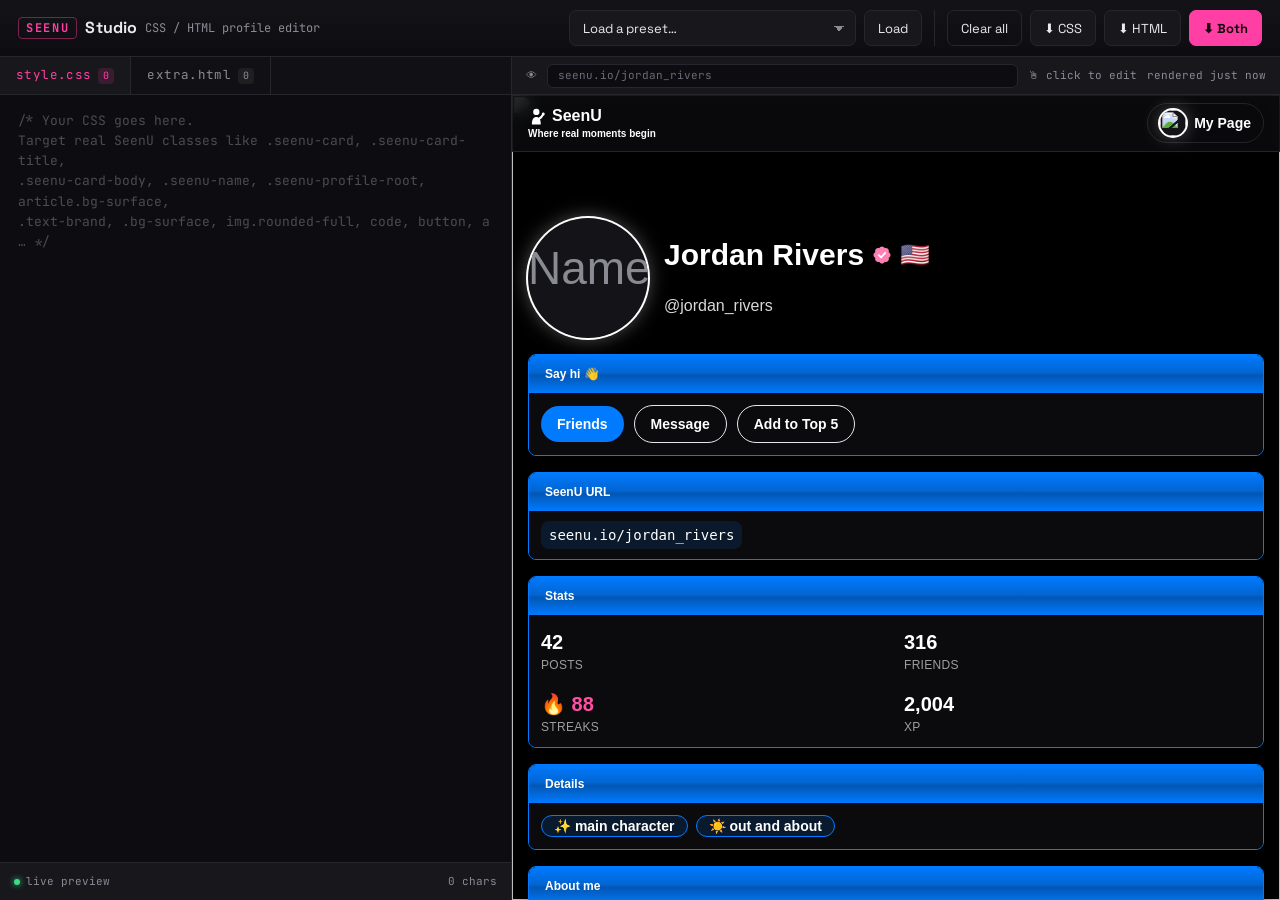
<file: index.html>
<!DOCTYPE html>
<html lang="en">
<head>
<meta charset="UTF-8">
<title>SeenU Studio — Profile CSS/HTML Editor</title>
<style>
  @import url('https://fonts.googleapis.com/css2?family=Space+Grotesk:wght@500;700&family=JetBrains+Mono:wght@400;500;700&display=swap');

  :root{
    --bg:#0a0a0d;
    --panel:#111115;
    --panel2:#17171c;
    --line:#26262e;
    --pink:#ff3fa4;
    --pink-dim:#7a2350;
    --text:#e9e9ee;
    --muted:#8b8b96;
    --mono: 'JetBrains Mono', ui-monospace, monospace;
    --disp: 'Space Grotesk', sans-serif;
  }
  *{box-sizing:border-box;}
  html,body{height:100%;margin:0;}
  body{
    background:var(--bg);
    color:var(--text);
    font-family:var(--disp);
    display:flex;
    flex-direction:column;
    overflow:hidden;
  }

  /* ---------- top bar ---------- */
  header{
    display:flex;
    align-items:center;
    gap:10px;
    padding:10px 18px;
    background:linear-gradient(180deg,#131318,#0d0d11);
    border-bottom:1px solid var(--line);
    flex-shrink:0;
    flex-wrap:wrap;
    --ctrl-h: 36px;
  }
  .brand{
    display:flex;
    align-items:center;
    height:var(--ctrl-h);
    gap:8px;
    margin-right:auto;
  }
  .brand .mark{
    display:inline-flex;
    align-items:center;
    height:22px;
    font-family:var(--mono);
    font-weight:700;
    color:var(--pink);
    font-size:12px;
    letter-spacing:.14em;
    border:1px solid var(--pink-dim);
    padding:0 7px;
    border-radius:4px;
    line-height:1;
  }
  .brand h1{
    font-size:16px;
    margin:0;
    font-weight:700;
    letter-spacing:.01em;
    line-height:1;
  }
  .brand span{
    color:var(--muted);
    font-size:12px;
    font-family:var(--mono);
    line-height:1;
    display:inline-flex;
    align-items:center;
  }

  select, button{
    box-sizing:border-box;
    height:var(--ctrl-h);
    display:inline-flex;
    align-items:center;
    justify-content:center;
    gap:6px;
    font-family:var(--disp);
    font-size:13px;
    line-height:1;
    border-radius:7px;
    border:1px solid var(--line);
    background:var(--panel2);
    color:var(--text);
    padding:0 13px;
    cursor:pointer;
    transition:border-color .15s, background .15s;
  }
  select{
    -webkit-appearance:none;
    appearance:none;
    background-image:linear-gradient(45deg,transparent 50%,var(--muted) 50%),linear-gradient(135deg,var(--muted) 50%,transparent 50%);
    background-position:calc(100% - 16px) center, calc(100% - 11px) center;
    background-size:5px 5px, 5px 5px;
    background-repeat:no-repeat;
    padding-right:30px;
  }
  select:hover, button:hover{ border-color:#3a3a44; background:#1c1c22; }
  button.primary{
    background:var(--pink);
    border-color:var(--pink);
    color:#1a0510;
    font-weight:700;
  }
  button.primary:hover{ background:#ff5cb1; }
  button.ghost{ background:transparent; }
  button:active{ transform:translateY(1px); }
  .divider{ width:1px; height:var(--ctrl-h); background:var(--line); margin:0 2px; flex-shrink:0; }
  .toolbar-group{ display:flex; align-items:center; gap:8px; flex-wrap:wrap; }

  /* ---------- layout ---------- */
  main.app{
    flex:1;
    display:grid;
    grid-template-columns: minmax(320px, 40%) 1fr;
    min-height:0;
  }
  @media (max-width: 860px){
    main.app{ grid-template-columns: 1fr; grid-template-rows: 45% 55%; }
  }

  /* ---------- editor pane ---------- */
  .editor-pane{
    display:flex;
    flex-direction:column;
    min-height:0;
    border-right:1px solid var(--line);
    background:var(--panel);
  }
  .tabs{
    display:flex;
    align-items:stretch;
    height:38px;
    border-bottom:1px solid var(--line);
    flex-shrink:0;
    background:var(--panel);
  }
  .tab{
    display:inline-flex;
    align-items:center;
    font-family:var(--mono);
    font-size:12.5px;
    padding:0 16px;
    color:var(--muted);
    cursor:pointer;
    border-right:1px solid var(--line);
    user-select:none;
    letter-spacing:.03em;
    line-height:1;
  }
  .tab.active{ color:var(--pink); background:var(--panel2); }
  .tab-count{
    display:inline-flex;
    align-items:center;
    justify-content:center;
    min-width:16px;
    height:16px;
    padding:0 4px;
    border-radius:4px;
    background:rgba(255,255,255,.06);
    color:var(--muted);
    font-size:10px;
    line-height:1;
    margin-left:7px;
  }
  .tab.active .tab-count{ background:rgba(255,63,164,.15); color:var(--pink); }
  .editor-wrap{ flex:1; min-height:0; position:relative; }
  textarea{
    width:100%;
    height:100%;
    resize:none;
    border:0;
    outline:0;
    background:#0d0d11;
    color:#d8d8e2;
    font-family:var(--mono);
    font-size:13px;
    line-height:1.55;
    padding:16px 18px;
    tab-size:2;
    display:none;
  }
  textarea.active{ display:block; }
  textarea::placeholder{ color:#4b4b56; }
  textarea::selection{ background:rgba(255,63,164,.28); }

  .editor-footer{
    display:flex;
    justify-content:space-between;
    align-items:center;
    height:38px;
    padding:0 14px;
    border-top:1px solid var(--line);
    background:var(--panel2);
    font-family:var(--mono);
    font-size:11px;
    color:var(--muted);
    flex-shrink:0;
    line-height:1;
  }
  .editor-footer > span{
    display:inline-flex;
    align-items:center;
    line-height:1;
  }
  .status-dot{
    display:inline-block;
    width:6px; height:6px;
    border-radius:50%;
    background:#3ddc84;
    margin-right:6px;
    box-shadow:0 0 6px #3ddc84;
    flex-shrink:0;
  }

  /* ---------- preview pane ---------- */
  .preview-pane{
    display:flex;
    flex-direction:column;
    min-height:0;
    background:#000;
  }
  .preview-bar{
    display:flex;
    align-items:center;
    height:38px;
    gap:10px;
    padding:0 14px;
    background:var(--panel2);
    border-bottom:1px solid var(--line);
    font-family:var(--mono);
    font-size:11px;
    color:var(--muted);
    flex-shrink:0;
    line-height:1;
  }
  .preview-bar .eye{
    display:inline-flex;
    align-items:center;
    line-height:1;
  }
  .preview-bar .url{
    flex:1;
    display:flex;
    align-items:center;
    height:24px;
    background:#0d0d11;
    border:1px solid var(--line);
    border-radius:6px;
    padding:0 10px;
    color:#6b6b76;
  }
  .preview-bar .state{
    display:inline-flex;
    align-items:center;
    line-height:1;
    white-space:nowrap;
  }
  iframe{
    flex:1;
    width:100%;
    border:0;
    background:#000;
  }

  /* scrollbars for the editor itself */
  textarea::-webkit-scrollbar{ width:10px; }
  textarea::-webkit-scrollbar-thumb{ background:#26262e; border-radius:6px; }
  textarea::-webkit-scrollbar-track{ background:transparent; }
</style>
</head>
<body>

<header>
  <div class="brand">
    <span class="mark">SEENU</span>
    <h1>Studio</h1>
    <span>CSS / HTML profile editor</span>
  </div>

  <div class="toolbar-group">
    <select id="presetSelect">
      <option value="">Load a preset…</option>
      <option value="layout">Base Layout (centering / avatar sizing)</option>
      <option value="shadowMonarch">Shadow Monarch (HUD / RPG)</option>
      <option value="starwars">Red Alert (Star Wars crawl)</option>
      <option value="win95">Windows 95 Boot</option>
      <option value="winxp">Windows XP Boot</option>
    </select>
    <button id="loadPresetBtn">Load</button>
  </div>

  <div class="divider"></div>

  <div class="toolbar-group">
    <button id="clearBtn" class="ghost">Clear all</button>
    <button id="downloadCssBtn">⬇ CSS</button>
    <button id="downloadHtmlBtn">⬇ HTML</button>
    <button id="downloadBothBtn" class="primary">⬇ Both</button>
  </div>
</header>

<main class="app">
  <section class="editor-pane">
    <div class="tabs">
      <div class="tab active" data-tab="css">style.css <span class="tab-count" id="cssCount">0</span></div>
      <div class="tab" data-tab="html">extra.html <span class="tab-count" id="htmlCount">0</span></div>
    </div>
    <div class="editor-wrap">
      <textarea id="cssInput" class="active" spellcheck="false" placeholder="/* Your CSS goes here.
Target real SeenU classes like .seenu-card, .seenu-card-title,
.seenu-card-body, .seenu-name, .seenu-profile-root, article.bg-surface,
.text-brand, .bg-surface, img.rounded-full, code, button, a … */"></textarea>
      <textarea id="htmlInput" spellcheck="false" placeholder="<!-- Extra markup / boot-screen overlays / <script> blocks go here.
This gets injected at the top of the profile, same as SeenU's
custom-HTML field. -->"></textarea>
    </div>
    <div class="editor-footer">
      <span><span class="status-dot"></span>live preview</span>
      <span id="charInfo">0 chars</span>
    </div>
  </section>

  <section class="preview-pane">
    <div class="preview-bar">
      <span class="eye">👁</span>
      <div class="url">seenu.io/jordan_rivers</div>
      <span class="state" title="Click any part of the preview to jump straight to editing its CSS">🖱 click to edit</span>
      <span class="state" id="renderState">rendered just now</span>
    </div>
    <iframe id="preview" title="SeenU profile preview"></iframe>
  </section>
</main>

<script>
/* ============================================================
   BASE MOCK PROFILE — mirrors real SeenU markup/classes so that
   theme CSS written against .seenu-card, .seenu-name, article.bg-surface,
   img[alt="Name"], etc. applies exactly like it would on the live site.
   ============================================================ */
const BASE_CSS = `*,:after,:before{box-sizing:border-box;border:0 solid #e5e7eb}
:after,:before{--tw-content:""}
html{line-height:1.5;-webkit-text-size-adjust:100%;-moz-tab-size:4;tab-size:4;font-family:-apple-system,BlinkMacSystemFont,Segoe UI,Roboto,Helvetica,Arial,sans-serif}
body{margin:0;line-height:inherit}
hr{height:0;color:inherit;border-top-width:1px}
h1,h2,h3,h4,h5,h6{font-size:inherit;font-weight:inherit}
a{color:inherit;text-decoration:inherit}
b,strong{font-weight:bolder}
button,input,select,textarea{font-family:inherit;font-size:100%;font-weight:inherit;line-height:inherit;color:inherit;margin:0;padding:0}
button,select{text-transform:none}
button{-webkit-appearance:button;background-color:transparent;background-image:none}
img,video{max-width:100%;height:auto}
[hidden]{display:none}
button{cursor:pointer}
:disabled{cursor:default}
img,svg,video{display:block;vertical-align:middle}

/* ---- layout / flex / grid ---- */
.pointer-events-none{pointer-events:none}
.fixed{position:fixed}.absolute{position:absolute}.relative{position:relative}.sticky{position:sticky}
.inset-0{inset:0}
.top-0{top:0}.z-0{z-index:0}.z-10{z-index:10}.z-20{z-index:20}.z-40{z-index:40}.z-\\[1\\]{z-index:1}
.-mt-12{margin-top:-3rem}.mb-4{margin-bottom:1rem}.mb-2{margin-bottom:.5rem}.mb-3{margin-bottom:.75rem}.mb-1{margin-bottom:.25rem}
.mt-4{margin-top:1rem}.mt-3{margin-top:.75rem}.mt-1{margin-top:.25rem}.mt-1\\.5{margin-top:.375rem}.mt-2{margin-top:.5rem}.mt-5{margin-top:1.25rem}.mt-6{margin-top:1.5rem}
.mx-auto{margin-left:auto;margin-right:auto}
.pb-1{padding-bottom:.25rem}.pb-20{padding-bottom:5rem}
.px-4{padding-left:1rem;padding-right:1rem}.px-2{padding-left:.5rem;padding-right:.5rem}.px-2\\.5{padding-left:.625rem;padding-right:.625rem}.px-3{padding-left:.75rem;padding-right:.75rem}.px-3\\.5{padding-left:.875rem;padding-right:.875rem}
.py-1\\.5{padding-top:.375rem;padding-bottom:.375rem}.py-2{padding-top:.5rem;padding-bottom:.5rem}.py-2\\.5{padding-top:.625rem;padding-bottom:.625rem}
.p-0{padding:0}.p-3{padding:.75rem}.p-4{padding:1rem}
.h-14{height:3.5rem}.h-28{height:7rem}.h-full{height:100%}.h-9{height:2.25rem}
.w-full{width:100%}.w-9{width:2.25rem}
.min-w-0{min-width:0}
.max-w-\\[1080px\\]{max-width:1080px}.max-w-\\[1100px\\]{max-width:1100px}.max-w-md{max-width:28rem}
.flex{display:flex}.inline-flex{display:inline-flex}.grid{display:grid}.block{display:block}.hidden{display:none}
.flex-col{flex-direction:column}.flex-wrap{flex-wrap:wrap}
.items-center{align-items:center}.items-end{align-items:flex-end}.items-start{align-items:flex-start}
.justify-center{justify-content:center}.justify-between{justify-content:space-between}
.gap-1{gap:.25rem}.gap-1\\.5{gap:.375rem}.gap-2{gap:.5rem}.gap-2\\.5{gap:.625rem}.gap-3{gap:.75rem}.gap-4{gap:1rem}
.flex-1{flex:1 1 0%}.shrink-0{flex-shrink:0}
.grid-cols-1{grid-template-columns:repeat(1,minmax(0,1fr))}
.grid-cols-2{grid-template-columns:repeat(2,minmax(0,1fr))}
.grid-cols-3{grid-template-columns:repeat(3,minmax(0,1fr))}
@media (min-width:1024px){.lg\\:grid-cols-\\[330px_minmax\\(0\\2c 1fr\\)\\]{grid-template-columns:330px minmax(0,1fr)}}

/* ---- borders / radius / shadow ---- */
.rounded-full{border-radius:9999px}.rounded-lg{border-radius:.5rem}.rounded-md{border-radius:.375rem}.rounded-2xl{border-radius:1rem}.rounded-t-md{border-top-left-radius:.375rem;border-top-right-radius:.375rem}
.border{border-width:1px}.border-b{border-bottom-width:1px}
.overflow-hidden{overflow:hidden}
.shadow-card{box-shadow:0 1px 0 hsla(0,0%,100%,.03),0 8px 30px rgba(0,0,0,.5)}

/* ---- text / typography ---- */
.text-\\[9px\\]{font-size:9px}.text-\\[10px\\]{font-size:10px}.text-\\[11px\\]{font-size:11px}.text-\\[12px\\]{font-size:12px}
.text-xs{font-size:.75rem;line-height:1rem}.text-sm{font-size:.875rem;line-height:1.25rem}.text-base{font-size:1rem;line-height:1.5rem}
.text-lg{font-size:1.125rem}.text-xl{font-size:1.25rem}.text-2xl{font-size:1.5rem}.text-3xl{font-size:1.875rem}
.font-semibold{font-weight:600}.font-bold{font-weight:700}.font-extrabold{font-weight:800}.font-black{font-weight:900}
.uppercase{text-transform:uppercase}.truncate{overflow:hidden;text-overflow:ellipsis;white-space:nowrap}
.tracking-wide{letter-spacing:.025em}.leading-none{line-height:1}.leading-tight{line-height:1.25}.leading-relaxed{line-height:1.625}.leading-snug{line-height:1.375}
.whitespace-pre-wrap{white-space:pre-wrap}.break-words{overflow-wrap:break-word}
.text-left{text-align:left}.text-center{text-align:center}

/* ---- misc ---- */
.object-cover{object-fit:cover}.object-contain{object-fit:contain}
.cursor-pointer{cursor:pointer}.cursor-zoom-in{cursor:zoom-in}
.select-none{user-select:none}
.backdrop-blur{backdrop-filter:blur(8px)}
.transition{transition-property:color,background-color,border-color,box-shadow,transform,filter;transition-duration:.15s}
.hover\\:underline:hover{text-decoration:underline}
.hover\\:opacity-85:hover{opacity:.85}
.hover\\:scale-105:hover{transform:scale(1.05)}
.disabled\\:opacity-40:disabled{opacity:.4}
.aspect-square{aspect-ratio:1/1}.aspect-video{aspect-ratio:16/9}
.opacity-60{opacity:.6}.opacity-70{opacity:.7}

/* ---- opacity color utilities used throughout ---- */
.bg-black\\/30{background-color:rgba(0,0,0,.3)}.bg-black\\/35{background-color:rgba(0,0,0,.35)}.bg-black\\/40{background-color:rgba(0,0,0,.4)}
.bg-white\\/10{background-color:hsla(0,0%,100%,.1)}.bg-white\\/15{background-color:hsla(0,0%,100%,.15)}
.text-white{color:#fff}.text-white\\/85{color:hsla(0,0%,100%,.85)}
.from-black\\/35{--tw-gradient-from:rgba(0,0,0,.35)}
.bg-gradient-to-b{background-image:linear-gradient(to bottom,var(--tw-gradient-stops))}

/* ============================================================
   SEENU CUSTOM DESIGN SYSTEM (non-tailwind, site-specific)
   ============================================================ */
:root{color-scheme:dark}
body,html{height:100%}
body{background:#000;color:#fff;font-family:-apple-system,BlinkMacSystemFont,Segoe UI,Roboto,Helvetica,Arial,sans-serif;-webkit-font-smoothing:antialiased}
::-webkit-scrollbar{width:10px;height:10px}
::-webkit-scrollbar-thumb{background:#232329;border-radius:8px}
::-webkit-scrollbar-thumb:hover{background:#2e2e36}
::-webkit-scrollbar-track{background:transparent}

.bg-surface{background-color:#0b0b0e}
.bg-surface-2{background-color:#141418}
.bg-surface-3{background-color:#1c1c22}
.text-muted{color:#8a8a93}
.text-faint{color:#5a5a63}
.border-line{border-color:#232329}
.text-brand{color:#ff4fa3}
.bg-brand{background-color:#ff4fa3}
.bg-brand-soft{background-color:rgba(255,79,163,.14)}
.hover\\:bg-brand-dark:hover{background-color:#e23d8c}
a{color:#ff4fa3;text-decoration:none}
a:hover{text-decoration:underline}

/* nav mascot */
.seenu-nav{background:rgba(11,11,14,.85)}
.seenu-mascot{will-change:transform;animation:seenuMascotBob 3.4s ease-in-out infinite}
.seenu-arm{transform:rotate(8deg);animation:seenuArmWave 3.4s cubic-bezier(.34,1.56,.64,1) infinite}
@keyframes seenuMascotBob{0%,to{transform:translateY(0)}50%{transform:translateY(-.6px)}}
@keyframes seenuArmWave{0%{transform:rotate(8deg)}8%{transform:rotate(26deg)}16%{transform:rotate(4deg)}24%{transform:rotate(24deg)}32%{transform:rotate(6deg)}40%{transform:rotate(18deg)}47%,to{transform:rotate(8deg)}}

/* seenu-card system (the real card chrome your presets target) */
.seenu-card{background:rgba(11,11,14,.9);border-radius:.5rem;overflow:hidden}
.seenu-card-title{padding:.625rem 1rem;font-size:12px;font-weight:700}
.seenu-card-body{padding:.75rem}

/* equalizer (song playing indicator) */
.eq{display:inline-flex;align-items:flex-end;gap:2px;height:14px}
.eq span{width:3px;background:currentColor;border-radius:2px;animation:eqBar .9s ease-in-out infinite}
.eq span:first-child{animation-delay:-.2s}
.eq span:nth-child(2){animation-delay:-.5s}
.eq span:nth-child(3){animation-delay:-.1s}
.eq span:nth-child(4){animation-delay:-.7s}
@keyframes eqBar{0%,to{height:30%}50%{height:100%}}

/* twinkling gif sparkle overlay */
.gif-sparkle{position:absolute;pointer-events:none;animation:gifSparkle 4.5s ease-in-out infinite}
@keyframes gifSparkle{0%,to{transform:translateY(2px) scale(.8) rotate(-35deg);opacity:.4}50%{transform:translateY(-10px) scale(1.18) rotate(35deg);opacity:1}}

/* horizontal record-style playlist scroller */
.coverflow{display:flex;gap:14px;overflow-x:auto;padding:6px 2px 12px;scroll-snap-type:x mandatory}
.coverflow::-webkit-scrollbar{height:6px}
.coverflow-item{scroll-snap-align:center;flex:0 0 auto;transition:transform .2s}
.coverflow-item:hover{transform:translateY(-4px) scale(1.04)}

/* profile picture ring */
img.rounded-full{box-shadow:0 0 0 2px #fff,0 0 20px rgba(255,255,255,.35)}
`;

const BASE_HTML = `<div class="min-h-screen">
<header class="seenu-nav sticky top-0 z-40 border-b border-line backdrop-blur">
  <div class="mx-auto flex h-14 w-full max-w-[1100px] items-center justify-between px-4">
    <span class="shrink-0">
      <span class="inline-flex flex-col leading-none">
        <span class="inline-flex items-center gap-1.5">
          <svg viewBox="0 0 40 40" class="seenu-mascot shrink-0 text-white" style="width:18px;height:18px;" fill="currentColor" aria-hidden="true">
            <circle cx="18.5" cy="11" r="7"></circle>
            <path d="M8.6 39C8.6 26.8 12.4 22.4 18.5 22.4S28.4 26.8 28.4 39Z"></path>
            <g class="seenu-arm" style="transform-box:view-box;transform-origin:25px 26px">
              <path d="M24.8 26.2Q30.2 22 32 15.4" fill="none" stroke="currentColor" stroke-width="4.8" stroke-linecap="round" stroke-linejoin="round"></path>
              <circle cx="32.4" cy="14.4" r="3.15"></circle>
            </g>
          </svg>
          <span class="font-extrabold tracking-tight text-white text-[22px]">SeenU</span>
        </span>
        <span class="mt-1 text-[10px] font-semibold italic tracking-tight text-white/80">Where real moments begin</span>
      </span>
    </span>
    <span class="inline-flex items-center gap-2 rounded-full border border-line px-3 py-1.5 pr-3.5 text-sm font-semibold text-white">
      <span class="relative inline-flex items-center justify-center rounded-full bg-surface-2 text-muted" style="width:26px;height:26px;font-size:10px;">
        <img src="https://images.unsplash.com/photo-1560250097-0b93528c311a?w=100&h=100&fit=crop&crop=faces" alt="" class="h-full w-full rounded-full object-cover" loading="lazy">
      </span>My Page
    </span>
  </div>
</header>

<div class="seenu-profile-root relative min-h-full">
  <div class="pointer-events-none fixed inset-0 z-0 overflow-hidden">
    <img src="https://images.unsplash.com/photo-1519681393784-d120267933ba?w=1600&h=900&fit=crop" alt="" class="h-full w-full object-cover">
    <div class="absolute inset-0 bg-gradient-to-b from-black/35 via-black/20 to-black/80"></div>
  </div>
  <div class="relative h-28 w-full"></div>

  <main class="relative z-10 mx-auto w-full max-w-[1080px] px-4 pb-20">

    <div class="-mt-12 mb-4 flex flex-wrap items-end gap-4">
      <span class="relative inline-flex items-center justify-center rounded-full bg-surface-2 text-muted" style="width:120px;height:120px;font-size:46px;">
        <img src="https://images.unsplash.com/photo-1500648767791-00dcc994a43e?w=300&h=300&fit=crop&crop=faces" alt="Name" class="h-full w-full rounded-full object-cover" loading="lazy">
      </span>
      <div class="min-w-0 pb-1">
        <h1 class="seenu-name flex flex-wrap items-center gap-2 text-3xl font-extrabold leading-tight text-white">
          Jordan Rivers
          <span class="inline-flex items-center" title="SeenU Verified">
            <svg width="20" height="20" viewBox="0 0 24 24" fill="none" aria-hidden="true"><path d="M22.25 12c0-1.43-.88-2.67-2.19-3.34.46-1.39.2-2.9-.81-3.91s-2.52-1.26-3.91-.81c-.67-1.31-1.91-2.19-3.34-2.19s-2.67.88-3.34 2.19c-1.39-.45-2.9-.2-3.91.81s-1.26 2.52-.81 3.91c-1.31.67-2.19 1.91-2.19 3.34s.88 2.67 2.19 3.34c-.45 1.39-.2 2.9.81 3.91s2.52 1.27 3.91.81c.67 1.31 1.91 2.19 3.34 2.19s2.67-.88 3.34-2.19c1.39.46 2.9.2 3.91-.81s1.27-2.52.81-3.91c1.31-.67 2.19-1.91 2.19-3.34z" fill="#ff80b3"></path><path d="M8.2 12.2 10.9 14.9 15.9 9.4" stroke="#fff" stroke-width="2.2" stroke-linecap="round" stroke-linejoin="round"></path></svg>
          </span>
          <span class="text-2xl leading-none" title="Flag">🇺🇸</span>
        </h1>
        <p class="text-white/85">@jordan_rivers</p>
      </div>
    </div>

    <div class="mt-4 grid grid-cols-1 gap-4 lg:grid-cols-[330px_minmax(0,1fr)]">
      <div class="flex min-w-0 flex-col gap-4">

        <section class="seenu-card overflow-hidden rounded-lg border" style="border-color:rgb(0,122,255);box-shadow:rgba(0,0,0,.3) 0 6px 18px;">
          <div class="seenu-card-title rounded-t-md" style="background:linear-gradient(rgb(0,122,255) 0%,rgba(0,122,255,.816) 46%,rgba(0,122,255,.69) 54%,rgb(0,122,255) 100%);color:#fff;">Say hi 👋</div>
          <div class="seenu-card-body" style="background:#0b0b0e;color:#fff;">
            <div class="flex flex-wrap items-center gap-2.5">
              <button class="inline-flex items-center gap-2 rounded-full px-4 py-2 text-sm font-bold" style="background:rgb(0,122,255);color:#fff;">Friends</button>
              <span class="inline-flex items-center gap-2 rounded-full border px-4 py-2 text-sm font-bold text-white">Message</span>
              <button class="inline-flex items-center gap-2 rounded-full border px-4 py-2 text-sm font-bold text-white">Add to Top 5</button>
            </div>
          </div>
        </section>

        <section class="seenu-card overflow-hidden rounded-lg border" style="border-color:rgb(0,122,255);box-shadow:rgba(0,0,0,.3) 0 6px 18px;">
          <div class="seenu-card-title rounded-t-md" style="background:linear-gradient(rgb(0,122,255) 0%,rgba(0,122,255,.816) 46%,rgba(0,122,255,.69) 54%,rgb(0,122,255) 100%);color:#fff;">SeenU URL</div>
          <div class="seenu-card-body" style="background:#0b0b0e;color:#fff;">
            <code class="rounded-lg px-2 py-1.5 text-sm" style="background:rgba(0,122,255,.12);">seenu.io/jordan_rivers</code>
          </div>
        </section>

        <section class="seenu-card overflow-hidden rounded-lg border" style="border-color:rgb(0,122,255);box-shadow:rgba(0,0,0,.3) 0 6px 18px;">
          <div class="seenu-card-title rounded-t-md" style="background:linear-gradient(rgb(0,122,255) 0%,rgba(0,122,255,.816) 46%,rgba(0,122,255,.69) 54%,rgb(0,122,255) 100%);color:#fff;">Stats</div>
          <div class="seenu-card-body p-4" style="background:#0b0b0e;color:#fff;">
            <div class="grid grid-cols-2 gap-4">
              <div><div class="text-xl font-extrabold">42</div><div class="text-xs uppercase tracking-wide" style="opacity:.6;">Posts</div></div>
              <div><div class="text-xl font-extrabold">316</div><div class="text-xs uppercase tracking-wide" style="opacity:.6;">Friends</div></div>
              <div><div class="text-xl font-extrabold text-brand">🔥 88</div><div class="text-xs uppercase tracking-wide" style="opacity:.6;">Streaks</div></div>
              <div><div class="text-xl font-extrabold">2,004</div><div class="text-xs uppercase tracking-wide" style="opacity:.6;">XP</div></div>
            </div>
          </div>
        </section>

        <section class="seenu-card overflow-hidden rounded-lg border" style="border-color:rgb(0,122,255);box-shadow:rgba(0,0,0,.3) 0 6px 18px;">
          <div class="seenu-card-title rounded-t-md" style="background:linear-gradient(rgb(0,122,255) 0%,rgba(0,122,255,.816) 46%,rgba(0,122,255,.69) 54%,rgb(0,122,255) 100%);color:#fff;">Details</div>
          <div class="seenu-card-body" style="background:#0b0b0e;color:#fff;">
            <div class="flex flex-wrap items-center gap-2">
              <span class="inline-flex items-center gap-1.5 rounded-full px-3 py-1 text-sm font-semibold" style="background:rgba(0,122,255,.133);color:#fff;border:1px solid rgb(0,122,255);">✨ main character</span>
              <span class="inline-flex items-center gap-1.5 rounded-full px-3 py-1 text-sm font-semibold" style="background:rgba(0,122,255,.133);color:#fff;border:1px solid rgb(0,122,255);">☀️ out and about</span>
            </div>
          </div>
        </section>

      </div>

      <div class="flex min-w-0 flex-col gap-4">

        <section class="seenu-card overflow-hidden rounded-lg border" style="border-color:rgb(0,122,255);box-shadow:rgba(0,0,0,.3) 0 6px 18px;">
          <div class="seenu-card-title rounded-t-md" style="background:linear-gradient(rgb(0,122,255) 0%,rgba(0,122,255,.816) 46%,rgba(0,122,255,.69) 54%,rgb(0,122,255) 100%);color:#fff;">About me</div>
          <div class="seenu-card-body p-4" style="background:#0b0b0e;color:#fff;">
            <p class="whitespace-pre-wrap leading-relaxed">Building silly little internet things and collecting Top 5 spots. Say hi!</p>
          </div>
        </section>

        <section class="mt-5">
          <h2 class="mb-3 text-xs font-bold uppercase tracking-wide" style="color:rgb(0,122,255);">♫ Profile song</h2>
          <div class="flex items-center gap-3 rounded-2xl border border-line bg-black/30 p-3">
            <button type="button" class="flex min-w-0 flex-1 items-center gap-3 text-left">
              <span class="flex shrink-0 items-center justify-center overflow-hidden rounded-lg bg-black/40" style="width:64px;height:64px;">
                <img src="https://images.unsplash.com/photo-1493225457124-a3eb161ffa5f?w=200&h=200&fit=crop" alt="" class="h-full w-full object-cover">
              </span>
              <div class="min-w-0 flex-1">
                <div class="flex items-center gap-2"><span class="eq" style="color:rgb(0,122,255);"><span></span><span></span><span></span><span></span></span><span class="truncate font-bold">Aktivated</span></div>
                <div class="truncate text-sm text-muted">Sada Baby</div>
              </div>
            </button>
          </div>
          <div class="mb-2 mt-4 text-xs font-bold uppercase tracking-wide text-faint">Playlist</div>
          <div class="coverflow">
            <div class="coverflow-item" style="width:112px;text-align:center;">
              <button type="button" class="block w-full">
                <span class="flex shrink-0 items-center justify-center overflow-hidden rounded-lg bg-black/40" style="width:112px;height:112px;">
                  <img src="https://images.unsplash.com/photo-1493225457124-a3eb161ffa5f?w=200&h=200&fit=crop" alt="" class="h-full w-full object-cover">
                </span>
                <div class="mt-1.5 truncate text-xs font-semibold">Aktivated</div>
                <div class="truncate text-[11px] text-faint">Sada Baby</div>
              </button>
            </div>
            <div class="coverflow-item" style="width:112px;text-align:center;">
              <button type="button" class="block w-full">
                <span class="flex shrink-0 items-center justify-center overflow-hidden rounded-lg bg-black/40" style="width:112px;height:112px;">
                  <img src="https://images.unsplash.com/photo-1546456073-92b9f0a8d413?w=200&h=200&fit=crop" alt="" class="h-full w-full object-cover">
                </span>
                <div class="mt-1.5 truncate text-xs font-semibold">Snooze</div>
                <div class="truncate text-[11px] text-faint">SZA</div>
              </button>
            </div>
            <div class="coverflow-item" style="width:112px;text-align:center;">
              <button type="button" class="block w-full">
                <span class="flex shrink-0 items-center justify-center overflow-hidden rounded-lg bg-black/40" style="width:112px;height:112px;">
                  <img src="https://images.unsplash.com/photo-1531123897727-8f129e1688ce?w=200&h=200&fit=crop" alt="" class="h-full w-full object-cover">
                </span>
                <div class="mt-1.5 truncate text-xs font-semibold">Good Day</div>
                <div class="truncate text-[11px] text-faint">Ice Cube</div>
              </button>
            </div>
          </div>
        </section>

        <section class="seenu-card overflow-hidden rounded-lg border" style="border-color:rgb(0,122,255);box-shadow:rgba(0,0,0,.3) 0 6px 18px;">
          <div class="seenu-card-title rounded-t-md" style="background:linear-gradient(rgb(0,122,255) 0%,rgba(0,122,255,.816) 46%,rgba(0,122,255,.69) 54%,rgb(0,122,255) 100%);color:#fff;">★ Top 5</div>
          <div class="seenu-card-body p-4" style="background:#0b0b0e;color:#fff;">
            <div class="flex flex-wrap gap-4">
              <span class="relative select-none text-center" style="width:80px;"><span class="relative inline-flex items-center justify-center rounded-full bg-surface-2" style="width:64px;height:64px;"><img src="https://images.unsplash.com/photo-1544005313-94ddf0286df2?w=120&h=120&fit=crop&crop=faces" alt="" class="h-full w-full rounded-full object-cover"></span><div class="mt-1 text-xs font-semibold">Sam K</div></span>
              <span class="relative select-none text-center" style="width:80px;"><span class="relative inline-flex items-center justify-center rounded-full bg-surface-2" style="width:64px;height:64px;"><img src="https://images.unsplash.com/photo-1552374196-c4e7ffc6e126?w=120&h=120&fit=crop&crop=faces" alt="" class="h-full w-full rounded-full object-cover"></span><div class="mt-1 text-xs font-semibold">Angelo</div></span>
              <span class="relative select-none text-center" style="width:80px;"><span class="relative inline-flex items-center justify-center rounded-full bg-surface-2" style="width:64px;height:64px;"><img src="https://images.unsplash.com/photo-1531123897727-8f129e1688ce?w=120&h=120&fit=crop&crop=faces" alt="" class="h-full w-full rounded-full object-cover"></span><div class="mt-1 text-xs font-semibold">Moni</div></span>
            </div>
          </div>
        </section>

        <section class="seenu-card overflow-hidden rounded-lg border" style="border-color:rgb(0,122,255);box-shadow:rgba(0,0,0,.3) 0 6px 18px;">
          <div class="seenu-card-title rounded-t-md" style="background:linear-gradient(rgb(0,122,255) 0%,rgba(0,122,255,.816) 46%,rgba(0,122,255,.69) 54%,rgb(0,122,255) 100%);color:#fff;">Latest posts</div>
          <div class="seenu-card-body" style="background:#0b0b0e;color:#fff;">
            <article class="mb-4 overflow-hidden rounded-2xl border border-line bg-surface text-white shadow-card">
              <header class="flex items-center gap-3 px-4 pt-4">
                <span><span class="relative inline-flex items-center justify-center rounded-full bg-surface-2" style="width:42px;height:42px;"><img src="https://images.unsplash.com/photo-1500648767791-00dcc994a43e?w=100&h=100&fit=crop&crop=faces" alt="" class="h-full w-full rounded-full object-cover"></span></span>
                <div class="min-w-0">
                  <div class="flex items-center gap-1.5 font-bold leading-tight"><span class="truncate text-white">Jordan Rivers</span></div>
                  <div class="flex items-center gap-1 text-xs text-faint"><span>✨ main character</span><span>•</span><span>4d</span></div>
                </div>
              </header>
              <div class="px-4 pt-3"><p class="whitespace-pre-wrap break-words leading-relaxed" style="color:#ececec;">Rebuilt my whole profile tonight, this theme thing is dangerously fun 😭✨</p></div>
              <footer class="flex items-center gap-1 px-2 py-2 text-sm">
                <button type="button" class="flex-1 rounded-lg px-3 py-2 font-semibold text-muted">♡ Like</button>
                <button type="button" class="flex-1 rounded-lg px-3 py-2 font-semibold text-muted">💬 Comment</button>
                <button type="button" class="flex-1 rounded-lg px-3 py-2 font-semibold text-muted">↻ Repost</button>
              </footer>
            </article>
          </div>
        </section>

        <section class="seenu-card overflow-hidden rounded-lg border" style="border-color:rgb(0,122,255);box-shadow:rgba(0,0,0,.3) 0 6px 18px;">
          <div class="seenu-card-title rounded-t-md" style="background:linear-gradient(rgb(0,122,255) 0%,rgba(0,122,255,.816) 46%,rgba(0,122,255,.69) 54%,rgb(0,122,255) 100%);color:#fff;">💬 Comments</div>
          <div class="seenu-card-body bg-surface">
            <div class="flex gap-2.5">
              <span class="relative inline-flex items-center justify-center rounded-full bg-surface-2" style="width:32px;height:32px;"><img src="https://images.unsplash.com/photo-1544005313-94ddf0286df2?w=80&h=80&fit=crop&crop=faces" alt="" class="h-full w-full rounded-full object-cover"></span>
              <div class="min-w-0 flex-1 rounded-2xl border border-line bg-surface-2 px-3 py-2">
                <textarea rows="1" placeholder="Leave a comment…" class="w-full resize-none bg-transparent text-sm text-white" style="border:0;outline:0;"></textarea>
              </div>
            </div>
            <ul class="flex flex-col gap-3 mt-4">
              <li class="flex gap-2.5">
                <span class="shrink-0"><span class="relative inline-flex items-center justify-center rounded-full bg-surface-2" style="width:32px;height:32px;"><img src="https://images.unsplash.com/photo-1544005313-94ddf0286df2?w=80&h=80&fit=crop&crop=faces" alt="" class="h-full w-full rounded-full object-cover"></span></span>
                <div class="min-w-0 flex-1">
                  <div class="rounded-2xl px-3 py-2 bg-surface-2" style="border-top-left-radius:2px;">
                    <div class="flex items-center gap-1.5"><span class="text-sm font-bold text-white">Sam K</span></div>
                    <p class="whitespace-pre-wrap break-words text-sm leading-snug" style="color:#ececec;">this theme is so real for you</p>
                  </div>
                  <div class="mt-1 flex items-center gap-3 text-xs text-faint"><span>1mo</span><button class="font-semibold">♡ 1</button><button class="font-semibold">Reply</button></div>
                </div>
              </li>
              <li class="flex gap-2.5">
                <span class="shrink-0"><span class="relative inline-flex items-center justify-center rounded-full bg-surface-2" style="width:32px;height:32px;"><img src="https://images.unsplash.com/photo-1552374196-c4e7ffc6e126?w=80&h=80&fit=crop&crop=faces" alt="" class="h-full w-full rounded-full object-cover"></span></span>
                <div class="min-w-0 flex-1">
                  <div class="rounded-2xl px-3 py-2 bg-surface-2" style="border-top-left-radius:2px;">
                    <div class="flex items-center gap-1.5"><span class="text-sm font-bold text-white">Angelo</span></div>
                    <p class="whitespace-pre-wrap break-words text-sm leading-snug" style="color:#ececec;">okay the sparkle gif got me 😭</p>
                  </div>
                  <div class="mt-1 flex items-center gap-3 text-xs text-faint"><span>2mo</span><button class="font-semibold">♡</button><button class="font-semibold">Reply</button></div>
                </div>
              </li>
            </ul>
          </div>
        </section>

      </div>
    </div>
  </main>
</div>
</div>
`;

/* ============================================================
   PRESETS — raw source pulled from your saved SeenU themes.
   Each raw blob is split automatically into a CSS half (every
   <style> block) and an HTML half (whatever markup/script is
   left over, e.g. boot-screen overlays).
   ============================================================ */
const PRESETS = {

  layout: {
    css: `/* ---------- SeenU Layout ---------- */

main {
    width: min(920px, 94vw) !important;
    margin: 0 auto !important;
    display: flex !important;
    flex-direction: column !important;
    align-items: center !important;
}

/* Profile Header */

*:has(img[alt="Name"]) {
    display: flex !important;
    flex-direction: column !important;
    align-items: center !important;
    justify-content: center !important;
    text-align: center !important;
    width: 100% !important;
}

/* Profile Picture */

img[alt="Name"] {
    width: 180px !important;
    height: 180px !important;
    border-radius: 50% !important;
    object-fit: cover !important;
    margin: 20px auto !important;
    box-shadow: 0 0 15px rgba(255,192,203,.7);
}

/* Center every direct child */

main > * {
    margin-left: auto !important;
    margin-right: auto !important;
}`,
    html: ``
  },

  shadowMonarch: {
    css: `@import url('https://fonts.googleapis.com/css2?family=Rajdhani:wght@500;700&family=Orbitron:wght@600&display=swap');
body,.seenu-profile-root{background:radial-gradient(ellipse at 50% 0%,rgba(110,40,255,0.25) 0%,transparent 55%),radial-gradient(ellipse at 80% 100%,rgba(30,120,255,0.15) 0%,transparent 50%),#06060c !important;background-attachment:fixed;color:#cfd8ff;font-family:'Rajdhani',sans-serif}
.seenu-profile-root::before{content:"";position:fixed;inset:0;pointer-events:none;z-index:9999;background:repeating-linear-gradient( transparent,transparent 2px,rgba(120,180,255,0.035) 3px )}
.seenu-card{background:rgba(8,14,34,0.82) !important;border:1px solid #3d7bff !important;border-radius:4px;box-shadow:0 0 12px rgba(61,123,255,0.55),inset 0 0 30px rgba(61,123,255,0.08);backdrop-filter:blur(3px);overflow:hidden;margin-bottom:18px;transition:box-shadow 0.35s ease,border-color 0.35s ease,transform 0.35s ease}
.seenu-card:hover{border-color:#8a2be2 !important;box-shadow:0 0 24px rgba(138,43,226,0.75),0 0 60px rgba(110,40,255,0.35),inset 0 0 40px rgba(138,43,226,0.12);transform:translateY(-2px)}
.seenu-card-title{font-family:'Orbitron',sans-serif;color:#7db4ff !important;text-transform:uppercase;letter-spacing:0.25em;text-shadow:0 0 8px rgba(77,166,255,0.9);border-bottom:1px solid rgba(61,123,255,0.5);padding:8px 10px 6px !important;position:relative;overflow:hidden}
.seenu-card-title:before{content:"⟡ ";color:#c89bff;text-shadow:0 0 8px rgba(138,43,226,0.9)}
.seenu-card-body{color:#cfd8ff !important;padding:12px !important;line-height:1.5}
.seenu-name{font-family:'Orbitron',sans-serif;text-transform:uppercase;letter-spacing:0.3em;background:linear-gradient(90deg,#4da6ff,#c89bff,#8a2be2,#e6d9ff,#4da6ff);background-size:300% 100%;-webkit-background-clip:text;background-clip:text;-webkit-text-fill-color:transparent;color:transparent !important;filter:drop-shadow(0 0 8px rgba(110,40,255,0.85)) drop-shadow(0 0 24px rgba(61,123,255,0.5));animation:nameFlow 8s linear infinite}
@keyframes nameFlow{0%{background-position:0% 50%}100%{background-position:300% 50%}}
.seenu-profile-root a:link,.seenu-profile-root a:visited{color:#4da6ff !important;font-weight:700;text-decoration:none;text-shadow:0 0 6px rgba(77,166,255,0.6);transition:all 0.2s ease}
.seenu-profile-root a:hover{color:#c89bff !important;text-shadow:0 0 10px #8a2be2,0 0 25px #6e28ff}
button{background:linear-gradient(180deg,#16234d,#0a1128) !important;color:#7db4ff !important;font-family:'Orbitron',sans-serif !important;border:1px solid #3d7bff !important;border-radius:3px !important;letter-spacing:0.15em;text-shadow:0 0 6px rgba(77,166,255,0.7);transition:all 0.2s ease}
button:hover{box-shadow:0 0 15px rgba(61,123,255,0.8);color:#c89bff !important;border-color:#8a2be2 !important}
article.bg-surface{border:1px solid rgba(61,123,255,0.6) !important;transition:box-shadow 0.35s ease,border-color 0.35s ease,transform 0.35s ease}
article.bg-surface:hover{border-color:#8a2be2 !important;box-shadow:0 0 20px rgba(138,43,226,0.7),0 0 48px rgba(110,40,255,0.3) !important;transform:translateY(-2px)}
img.rounded-full{box-shadow:0 0 0 2px rgba(110,40,255,0.8),0 0 16px rgba(110,40,255,0.6) !important}
h2.uppercase{font-family:'Orbitron',sans-serif;color:#7db4ff !important;letter-spacing:0.25em;text-shadow:0 0 8px rgba(77,166,255,0.8)}
code{background:rgba(12,20,46,0.9) !important;color:#7db4ff !important;border:1px solid rgba(61,123,255,0.4);text-shadow:0 0 5px rgba(77,166,255,0.6)}
.gateSigil{position:absolute;top:13px;left:-12px;width:170px;height:170px;display:flex;justify-content:center;align-items:center;padding:0;pointer-events:none;z-index:15}
.gateSigil .ringOuter,.gateSigil .ringInner{position:absolute;border-radius:50%;border:2px dashed #4da6ff;box-shadow:0 0 15px rgba(77,166,255,0.7),inset 0 0 15px rgba(77,166,255,0.4)}
.gateSigil .ringOuter{width:148px;height:148px;animation:gateSpin 12s linear infinite}
.gateSigil .ringInner{width:134px;height:134px;border-style:dotted;border-color:#8a2be2;box-shadow:0 0 15px rgba(138,43,226,0.7),inset 0 0 15px rgba(138,43,226,0.4);animation:gateSpinRev 8s linear infinite}
.gateSigil .rankTag{position:absolute;top:-16px;left:0;width:100%;text-align:center;font-family:'Orbitron',sans-serif;font-size:0.85rem;font-weight:600;letter-spacing:0.45em;text-indent:0.45em;background:linear-gradient(90deg,#f5d67b,#fff7d6,#e8b923,#ffe9a8,#f5d67b);background-size:300% 100%;-webkit-background-clip:text;background-clip:text;-webkit-text-fill-color:transparent;color:transparent;filter:drop-shadow(0 0 6px rgba(245,214,123,0.9));animation:nameFlow 6s linear infinite}
.gateSigil .rankTag::before{content:"✦ "}
.gateSigil .rankTag::after{content:" ✦"}
@keyframes gateSpin{100%{transform:rotate(360deg)}}
@keyframes gateSpinRev{100%{transform:rotate(-360deg)}}
.statusWindow{font-family:'Rajdhani',sans-serif;color:#cfd8ff;border:1px solid #3d7bff;background:rgba(8,14,34,0.85);box-shadow:0 0 12px rgba(61,123,255,0.5);padding:12px 16px;margin:10px auto;max-width:340px;border-radius:4px}
.statusWindow .swTitle{font-family:'Orbitron',sans-serif;color:#7db4ff;text-align:center;letter-spacing:0.3em;border-bottom:1px solid rgba(61,123,255,.5);margin-bottom:8px;padding-bottom:4px}
.statusWindow .swRow{display:flex;justify-content:space-between}
.statusWindow .swRow b{color:#4da6ff}
.questWindow{font-family:'Rajdhani',sans-serif;color:#cfd8ff;border:1px solid #3d7bff;background:rgba(8,14,34,0.85);box-shadow:0 0 12px rgba(61,123,255,0.5);padding:12px 16px;margin:14px auto;max-width:340px;border-radius:4px}
.questWindow .qwTitle{font-family:'Orbitron',sans-serif;color:#7db4ff;text-align:center;letter-spacing:0.25em;border-bottom:1px solid rgba(61,123,255,.5);margin-bottom:8px;padding-bottom:4px}
.questWindow .qwRow{display:flex;justify-content:space-between;padding:2px 0}
.questWindow .qwRow .done{color:#7dff9b;text-shadow:0 0 6px rgba(125,255,155,.7)}
.questWindow .qwWarn{margin-top:10px;padding-top:8px;border-top:1px dashed rgba(255,77,77,0.5);text-align:center;font-size:0.72rem;letter-spacing:0.15em;color:#ff4d4d;text-shadow:0 0 8px rgba(255,77,77,0.8);animation:qwBlink 1.6s ease-in-out infinite}
@keyframes qwBlink{0%,100%{opacity:1}50%{opacity:0.45}}`,
    html: `<div class="gateSigil"><div class="ringOuter"></div><div class="ringInner"></div><div class="rankTag">S-RANK</div></div>
<div class="statusWindow"><div class="swTitle">⟨ STATUS ⟩</div><div class="swRow"><b>NAME</b><span>UltPanda</span></div><div class="swRow"><b>TITLE</b><span>Shadow Monarch</span></div><div class="swRow"><b>CLASS</b><span>Necromancer</span></div><div class="swRow"><b>LEVEL</b><span>MAX</span></div></div>
<div class="questWindow"><div class="qwTitle">⟨ DAILY QUEST ⟩</div><div class="qwRow"><b>LOG INTO SEENU</b><span class="done">1/1 ✔</span></div><div class="qwWarn">⚠ WARNING: FAILURE WILL RESULT IN PENALTY</div></div>`
  },

  starwars: {
    css: `@import url('https://fonts.googleapis.com/css2?family=Rajdhani:wght@500;700&family=Orbitron:wght@600;800&display=swap');
body,.seenu-profile-root{background:radial-gradient(ellipse at 50% 0%,rgba(255,43,43,0.18) 0%,transparent 55%),#000000 !important;background-attachment:fixed;color:#f5f5f5;font-family:'Rajdhani',sans-serif}
.seenu-card{background:rgba(0,0,0,0.88) !important;border:1px solid rgba(255,255,255,0.75) !important;border-radius:4px;box-shadow:0 0 14px rgba(255,43,43,0.4),inset 0 0 30px rgba(255,43,43,0.06);overflow:hidden;margin-bottom:18px;transition:box-shadow 0.35s ease,border-color 0.35s ease,transform 0.35s ease}
.seenu-card:hover{border-color:#ffffff !important;box-shadow:0 0 24px rgba(255,43,43,0.85),0 0 60px rgba(255,43,43,0.4);transform:translateY(-2px)}
.seenu-card-title{background:#000000 !important;font-family:'Orbitron',sans-serif;color:#ffffff !important;text-transform:uppercase;letter-spacing:0.25em;text-shadow:0 0 8px rgba(255,43,43,0.9);border-bottom:1px solid rgba(255,255,255,0.5);padding:8px 10px 6px !important}
.seenu-card-title:before{content:"⛨ ";color:#ff2b2b;text-shadow:0 0 8px rgba(255,43,43,0.9)}
.seenu-card-body{color:#f0f0f0 !important;padding:12px !important;line-height:1.5}
.seenu-name{font-family:'Orbitron',sans-serif;text-transform:uppercase;letter-spacing:0.3em;background:linear-gradient(90deg,#ffffff,#ff2b2b,#a30f0f,#ffffff,#ff2b2b);background-size:300% 100%;-webkit-background-clip:text;background-clip:text;-webkit-text-fill-color:transparent;color:transparent !important;filter:drop-shadow(0 0 8px rgba(255,43,43,0.85));animation:nameFlow 8s linear infinite}
@keyframes nameFlow{0%{background-position:0% 50%}100%{background-position:300% 50%}}
.seenu-profile-root a:link,.seenu-profile-root a:visited{color:#ffffff !important;font-weight:700;text-decoration:none;text-shadow:0 0 6px rgba(255,43,43,0.6)}
.seenu-profile-root a:hover{color:#ff2b2b !important;text-shadow:0 0 10px #ff2b2b,0 0 25px #a30f0f}
button{background:#000000 !important;color:#ffffff !important;font-family:'Orbitron',sans-serif !important;border:1px solid rgba(255,255,255,0.75) !important;border-radius:3px !important;letter-spacing:0.15em;text-shadow:0 0 6px rgba(255,43,43,0.6)}
button:hover{box-shadow:0 0 15px rgba(255,43,43,0.8);border-color:#ff2b2b !important}
img.rounded-full{box-shadow:0 0 0 2px rgba(255,255,255,0.85),0 0 16px rgba(255,43,43,0.7) !important}
h2.uppercase{font-family:'Orbitron',sans-serif;color:#ffffff !important;letter-spacing:0.25em;text-shadow:0 0 8px rgba(255,43,43,0.8)}
code{background:rgba(0,0,0,0.9) !important;color:#ffffff !important;border:1px solid rgba(255,255,255,0.4)}
.swSplash{position:absolute;top:0;left:0;right:0;height:100vh;z-index:10000;background:#000000;overflow:hidden;perspective:400px;perspective-origin:50% 100%;pointer-events:none;animation:swSplashHide 21.4s linear forwards}
@keyframes swSplashHide{0%,97%{opacity:1;height:100vh}100%{opacity:0;height:0;visibility:hidden;display:none}}
.swSplash::before{content:"";position:absolute;inset:0;background-image:radial-gradient(1.5px 1.5px at 8% 15%,#fff,transparent 60%),radial-gradient(1px 1px at 52% 80%,#fff,transparent 60%),radial-gradient(2px 2px at 68% 12%,#fff,transparent 60%);background-repeat:repeat;background-size:340px 340px;opacity:0.75;animation:swStarTwinkle 4s ease-in-out infinite}
@keyframes swStarTwinkle{0%,100%{opacity:0.55}50%{opacity:1}}
.swLogo{position:absolute;top:45%;left:50%;transform:translate(-50%,-50%) scale(0.2);color:#ffffff;font-family:'Orbitron',sans-serif;font-weight:900;font-size:4.5rem;letter-spacing:0.3em;text-shadow:0 0 22px rgba(255,43,43,0.95);opacity:0;animation:swLogoZoom 4s ease-in 2.5s forwards}
@keyframes swLogoZoom{0%{transform:translate(-50%,-50%) scale(0.2);opacity:0}20%{opacity:1;transform:translate(-50%,-50%) scale(1.35)}45%{opacity:1;transform:translate(-50%,-60%) scale(0.35)}100%{opacity:0;transform:translate(-50%,-95%) scale(0.05)}}
.swCrawlViewport{position:absolute;inset:0;overflow:hidden;transform-style:preserve-3d}
.swCrawl{position:absolute;left:50%;bottom:-25%;width:60%;transform:translateX(-50%) rotateX(35deg);color:#ffffff;font-family:'Orbitron',sans-serif;font-size:1.25rem;line-height:1.9;text-align:center;text-shadow:0 0 8px rgba(255,43,43,0.6);opacity:0;animation:swCrawlUp 16s linear 5s forwards}
@keyframes swCrawlUp{0%{bottom:-25%;opacity:0}5%{opacity:1}90%{opacity:1}100%{bottom:108%;opacity:0}}
.swCrawlTitle{font-size:1.5rem;letter-spacing:0.2em;margin-bottom:0.3em;color:#ff2b2b;text-shadow:0 0 14px rgba(255,43,43,0.9)}
.swWelcome{margin-top:1.5em;font-size:1.7rem;letter-spacing:0.25em;color:#ff2b2b;text-shadow:0 0 16px rgba(255,43,43,0.9)}`,
    html: `<div class="swSplash"><div class="swLogo">SEENU</div><div class="swCrawlViewport"><div class="swCrawl">
<p class="swCrawlTitle">EPISODE TOP 8</p>
<p>It is a dark era for personal expression. The old empire of glitter GIFs, autoplay music, and neon gradients has fallen, replaced by clean grids and matching avatars.</p>
<p>But from the ashes of a beloved network, SeenU has risen as its rightful heir.</p>
<p class="swWelcome">WELCOME TO SEENU</p>
</div></div></div>
<script>
try{
  if(sessionStorage.getItem('swSplashSeen')){var e=document.querySelector('.swSplash');if(e)e.remove();}
  else{sessionStorage.setItem('swSplashSeen','1');setTimeout(function(){var e=document.querySelector('.swSplash');if(e)e.remove();},21600);}
}catch(e){}
<\/script>`
  },

  win95: {
    css: `@import url('https://fonts.googleapis.com/css2?family=VT323&family=Press+Start+2P&display=swap');
.sysSplash{position:absolute!important;top:0!important;left:0!important;right:0!important;height:100vh!important;z-index:999999!important;display:flex!important;justify-content:center!important;align-items:center!important;background:#000;animation:sysBootOut 1s ease 7s forwards}
.sysWindow{width:430px;background:#c0c0c0;border:3px outset white;box-shadow:0 0 25px #ff66cc,0 0 60px rgba(255,0,170,.8)}
.sysTitle{background:linear-gradient(90deg,#ff66cc,#cc0077);color:white;padding:6px 10px;font-family:Arial,sans-serif;font-size:14px;font-weight:bold}
.sysBody{background:#000;color:#ff99dd;padding:25px;text-align:center;font-family:'VT323',monospace;font-size:25px;line-height:1.4;text-shadow:0 0 10px #ff66cc}
.loading{width:90%;height:18px;margin:15px auto;background:#220011;border:3px inset white;overflow:hidden}
.loading span{display:block;height:100%;width:0%;background:repeating-linear-gradient(90deg,#ff66cc,#ff66cc 10px,#ff0099 10px,#ff0099 20px);animation:loadbar 6s linear forwards}
@keyframes loadbar{from{width:0%}to{width:100%}}
@keyframes sysBootOut{to{opacity:0;visibility:hidden}}
body,.seenu-profile-root{font-family:'VT323',monospace;color:white;background:#0d0018 radial-gradient(circle at 20% 20%, rgba(255,102,204,.15), transparent 50%) fixed!important}
.seenu-profile-root::before{content:"";position:fixed;inset:0;pointer-events:none;z-index:9999;background:repeating-linear-gradient(transparent,transparent 2px,rgba(255,255,255,.045) 3px)}
.seenu-card{background:#16000f!important;border:3px ridge #ff66cc!important;border-radius:0!important;box-shadow:inset 2px 2px #ffd6f2,inset -2px -2px #550033,0 0 15px #ff00aa,0 0 40px rgba(255,0,170,.6);overflow:hidden;margin-bottom:18px}
.seenu-card-title{background:linear-gradient(#ff99dd,#cc0077)!important;color:white!important;font-family:Verdana,Arial,sans-serif!important;font-size:13px!important;font-weight:bold;padding:8px!important;border:2px solid white!important;border-bottom:3px solid #660033!important;text-shadow:2px 2px #660033}
.seenu-card-body{background:linear-gradient(180deg,#240019,#090009)!important;color:white!important;padding:12px!important;font-family:Verdana,Arial,sans-serif!important;line-height:1.5}
.seenu-name{font-family:'Press Start 2P',cursive!important;color:white!important;text-align:center;text-shadow:0 0 5px white,0 0 15px #ff66cc,0 0 30px #ff0099,0 0 50px #ff00ff;animation:namePulse 3s infinite}
@keyframes namePulse{50%{filter:brightness(1.4)}}
.seenu-name::after{content:"👤 🟢 Online Now!\\A\\A 👁 VISITORS\\A 001337";white-space:pre;display:block;width:max-content;margin:15px auto 0;padding:10px 14px;background:linear-gradient(#ff99dd,#cc0077);border:3px ridge white;color:white;font-family:'Press Start 2P',cursive;font-size:10px;line-height:1.5;text-shadow:1px 1px #660033;box-shadow:0 0 15px #ff66cc,0 0 35px #ff0099;animation:onlinePulse 2s infinite}
@keyframes onlinePulse{50%{opacity:.65}}
button{background:linear-gradient(#ff99dd,#cc0077)!important;color:white!important;font-family:Verdana,Arial,sans-serif!important;border:3px outset #ffb3e6!important;border-radius:0!important;text-shadow:1px 1px #660033}
button:hover{filter:brightness(1.3);box-shadow:0 0 20px #ff66cc}
.seenu-profile-root a{color:#ff99dd!important;font-weight:bold;text-shadow:0 0 5px #ff0099}
.seenu-profile-root a:hover{color:white!important;text-shadow:0 0 10px #ff00ff}`,
    html: `<div class="sysSplash" id="lostSocietyBoot">
<div class="sysWindow">
<div class="sysTitle">♥@ MySpace SeenU ♥</div>
<div class="sysBody">
Microsoft Windows 95<br>SeenU Edition<br><br>
Loading Registry...<br>Loading HTML...<br>Connecting to SeenU...
<div class="loading"><span></span></div>
█████████████████████████ 100%<br><br>
Welcome Back<br><br><b>Seenie</b><br><br>Entering Profile...
</div>
</div>
</div>
<script>
try{
  if(sessionStorage.getItem("lostSocietySeenU")){let b=document.getElementById("lostSocietyBoot");if(b)b.remove();}
  else{sessionStorage.setItem("lostSocietySeenU","true");setTimeout(function(){let b=document.getElementById("lostSocietyBoot");if(b)b.style.display="none";},8000);}
}catch(e){}
<\/script>`
  },

  winxp: {
    css: `@import url('https://fonts.googleapis.com/css2?family=VT323&family=Press+Start+2P&display=swap');
.sysSplash{position:absolute!important;top:0!important;left:0!important;right:0!important;width:100%!important;height:100vh!important;z-index:999999!important;display:flex!important;justify-content:center!important;align-items:center!important;background:#245edb!important;overflow:hidden!important;animation:sysBootOut 1s ease 8s forwards}
.sysWindow{position:relative;z-index:2;width:500px;max-width:calc(100% - 32px);background:#fff;border:3px solid #0b3c8c;box-shadow:4px 4px 0 rgba(0,0,0,.45),0 0 35px rgba(0,0,0,.35)}
.sysTitle{background:linear-gradient(180deg,#4b9cfb,#1257c7 55%,#083f9c);color:#fff;padding:7px 10px;font-family:Tahoma,Arial,sans-serif;font-size:13px;font-weight:bold;text-shadow:1px 1px #063277;border-bottom:2px solid #06377f}
.sysBody{background:#fff;color:#111;padding:28px;text-align:center;font-family:Tahoma,Arial,sans-serif;font-size:15px;line-height:1.45}
.xpLogo{display:block;color:#1d5fd1;font-family:Arial,sans-serif;font-weight:bold;font-size:34px;letter-spacing:-2px}
.xpEdition{color:#555;font-size:13px;margin-bottom:20px}
.bootLine{width:86%;margin:3px auto;text-align:left;font-family:"Courier New",monospace;font-size:14px}
.loading{width:86%;height:20px;margin:18px auto 8px;background:#eee;border:2px inset #aaa;overflow:hidden}
.loading span{display:block;height:100%;width:0%;background:repeating-linear-gradient(90deg,#2d78dc 0,#2d78dc 12px,#70a9ee 12px,#70a9ee 18px);animation:loadbar 6s linear forwards}
.sysWelcome{color:#185fc9;font-size:18px;font-weight:bold;margin-top:16px}
.sysEntering{color:#666;font-size:12px;margin-top:4px}
@keyframes loadbar{from{width:0%}to{width:100%}}
@keyframes sysBootOut{to{opacity:0;visibility:hidden;pointer-events:none}}
html{background:#75ad4c!important}
body,.seenu-profile-root{background:linear-gradient(180deg,#69afe7 0%,#b7dcf6 42%,#8fc65d 43%,#5c9f3b 48%,#4e8e34 100%) fixed!important;color:#111!important}
.seenu-profile-root .seenu-card{background:#ece9d8!important;border:2px solid #245edb!important;border-radius:4px!important;box-shadow:2px 3px 8px rgba(0,0,0,.30),inset 1px 1px #fff,inset -1px -1px #9b9b9b!important;overflow:hidden}
.seenu-profile-root .seenu-card .seenu-card-title{background:linear-gradient(180deg,#6aa8f5 0%,#3d82dc 38%,#1257c7 72%,#0a4cae 100%)!important;border:1px solid #073b88!important;border-bottom:2px solid #06377f!important;color:#fff!important;font-family:Tahoma,Arial,sans-serif!important;font-size:12px!important;font-weight:bold!important;text-shadow:1px 1px #063277!important;padding:6px 9px!important}
.seenu-profile-root .seenu-card .seenu-card-body{background:#fff!important;color:#111!important;font-family:Tahoma,Arial,sans-serif!important}
.seenu-name{color:#123d79!important;text-shadow:0 1px #fff,1px 2px 0 rgba(82,110,145,.45)!important;animation:none!important}
.seenu-name::after{content:"●  Online Now\\A\\A👁  Visitors: 001337";white-space:pre;display:block;width:148px;margin:13px auto 3px;padding:8px 10px;background:linear-gradient(180deg,#fff,#ece9d8);border:2px outset #fff;border-radius:2px;color:#123d79;font-family:Tahoma,Arial,sans-serif!important;font-size:10px;font-weight:bold;line-height:1.45;text-align:left;box-shadow:1px 2px 5px rgba(0,0,0,.24),inset 1px 1px #fff}
.seenu-profile-root a{color:#0645ad!important;font-weight:bold;text-shadow:none!important}
.seenu-profile-root a:hover{color:#003399!important}
button{background:linear-gradient(#fff,#ece9d8)!important;color:#111!important;border:2px outset #fff!important;border-radius:2px!important;font-family:Tahoma,Arial,sans-serif!important}
button:active{border-style:inset!important}`,
    html: `<div class="sysSplash" id="lostSocietyBoot">
<div class="sysWindow">
<div class="sysTitle">♥ SeenU ♥</div>
<div class="sysBody">
<span class="xpLogo">Windows XP</span>
<div class="xpEdition">SeenU Edition</div>
<div class="bootLine">Loading Registry...</div>
<div class="bootLine">Connecting to SeenU...</div>
<div class="loading"><span></span></div>
<div class="sysWelcome">Welcome Back</div>
<div><b>Seenie</b></div>
<div class="sysEntering">Entering Profile...</div>
</div>
</div>
</div>
<script>
try{
  if(sessionStorage.getItem("lostSocietySeenU")){let b=document.getElementById("lostSocietyBoot");if(b)b.remove();}
  else{sessionStorage.setItem("lostSocietySeenU","true");setTimeout(function(){let b=document.getElementById("lostSocietyBoot");if(b)b.style.display="none";},8000);}
}catch(e){}
<\/script>`
  }
};

/* ============================================================
   APP LOGIC
   ============================================================ */
const cssInput = document.getElementById('cssInput');
const htmlInput = document.getElementById('htmlInput');
const iframe = document.getElementById('preview');
const cssCount = document.getElementById('cssCount');
const htmlCount = document.getElementById('htmlCount');
const charInfo = document.getElementById('charInfo');
const renderState = document.getElementById('renderState');

// tabs
document.querySelectorAll('.tab').forEach(tab=>{
  tab.addEventListener('click', ()=>{
    document.querySelectorAll('.tab').forEach(t=>t.classList.remove('active'));
    document.querySelectorAll('textarea').forEach(t=>t.classList.remove('active'));
    tab.classList.add('active');
    document.getElementById(tab.dataset.tab+'Input').classList.add('active');
  });
});

function scopeUserCss(css){
  // Split into top-level statements by brace depth (handles nested @media fine as one block).
  const stmts = [];
  let depth = 0, start = 0;
  for (let i = 0; i < css.length; i++){
    const ch = css[i];
    if (ch === '{') depth++;
    else if (ch === '}'){
      depth--;
      if (depth === 0){ stmts.push(css.slice(start, i + 1)); start = i + 1; }
    }
  }
  if (start < css.length) stmts.push(css.slice(start));

  const unscoped = [];
  const scoped = [];
  for (const raw of stmts){
    const stmt = raw.trim();
    if (!stmt) continue;
    // @import/@keyframes/@font-face/@media/@supports etc: leave completely untouched.
    if (stmt.startsWith('@')){ unscoped.push(stmt); continue; }
    const braceIdx = stmt.indexOf('{');
    if (braceIdx === -1){ unscoped.push(stmt); continue; }
    const selectors = stmt.slice(0, braceIdx).split(',').map(s => s.trim());
    // body/html/:root rules stay global — that's how page-wide backgrounds/fonts are meant to work.
    const touchesPageRoot = selectors.some(s => /^(body|html|:root)\b/.test(s));
    (touchesPageRoot ? unscoped : scoped).push(stmt);
  }

  let out = unscoped.join('\n');
  if (scoped.length){
    out += (out ? '\n' : '') + '@scope (.seenu-profile-root) {\n' + scoped.join('\n') + '\n}';
  }
  return out;
}

function insertRuleForSelector(selector){
  const current = cssInput.value;
  const existingIdx = current.search(new RegExp('(^|\\s|,|\\})' + selector.replace(/[.*+?^${}()|[\]\\]/g, '\\$&') + '\\s*\\{'));
  if (existingIdx === -1){
    const sep = current.trim() ? '\n\n' : '';
    cssInput.value = current + `${sep}${selector} {\n  \n}\n`;
    const braceOpen = cssInput.value.lastIndexOf('{');
    const cursorPos = braceOpen + 3; // land inside "{\n  "
    cssInput.focus();
    cssInput.setSelectionRange(cursorPos, cursorPos);
  } else {
    cssInput.focus();
    cssInput.setSelectionRange(existingIdx, existingIdx);
  }
  document.querySelector('.tab[data-tab="css"]').click();
  renderState.textContent = 'editing ' + selector;
  scheduleRender();
}

window.addEventListener('message', (e) => {
  const data = e.data;
  if (!data || !data.seenuPick) return;
  insertRuleForSelector(data.selector);
});

function render(){
  const userCss = cssInput.value;
  const userHtml = htmlInput.value;
  const scopedCss = scopeUserCss(userCss);
  const doc = `<!DOCTYPE html><html><head><meta charset="utf-8">
    <base href="about:blank">
    <style>${BASE_CSS}</style>
    <style id="user-css">${scopedCss}</style>
  </head><body>
    ${userHtml}
    ${BASE_HTML}
    <script>
      // Preview links are decorative only — never let them navigate this iframe.
      // Clicking anything also picks a CSS selector for it and hands it back to the editor.
      function seenuBestSelector(el){
        if (!el || el.nodeType !== 1) return el.tagName ? el.tagName.toLowerCase() : '*';
        if (el.id) return '#' + el.id;
        var preferred = ['seenu-card-title','seenu-card-body','seenu-card','seenu-name','text-brand','bg-brand','coverflow-item'];
        var cls = Array.prototype.slice.call(el.classList || []);
        for (var i=0;i<preferred.length;i++){ if (cls.indexOf(preferred[i]) !== -1) return '.' + preferred[i]; }
        if (el.tagName === 'ARTICLE' && cls.indexOf('bg-surface') !== -1) return 'article.bg-surface';
        if (el.tagName === 'IMG' && cls.indexOf('rounded-full') !== -1) return 'img.rounded-full';
        if (el.tagName === 'CODE') return 'code';
        if (el.tagName === 'BUTTON') return 'button';
        if (cls.length) return el.tagName.toLowerCase() + '.' + cls[0];
        return el.tagName.toLowerCase();
      }
      document.addEventListener('click', function(e){
        e.preventDefault();
        var el = e.target;
        if (!el || el === document.body || el === document.documentElement) return;
        var selector = seenuBestSelector(el);
        try { window.parent.postMessage({ seenuPick: true, selector: selector }, '*'); } catch(err){}
      }, true);
    <\/script>
  </body></html>`;
  iframe.srcdoc = doc;
  cssCount.textContent = userCss.length;
  htmlCount.textContent = userHtml.length;
  charInfo.textContent = (userCss.length + userHtml.length) + ' chars';
  renderState.textContent = 'rendered just now';
}

let debounceTimer;
function scheduleRender(){
  clearTimeout(debounceTimer);
  renderState.textContent = 'editing…';
  debounceTimer = setTimeout(render, 350);
}
cssInput.addEventListener('input', scheduleRender);
htmlInput.addEventListener('input', scheduleRender);

document.getElementById('loadPresetBtn').addEventListener('click', ()=>{
  const key = document.getElementById('presetSelect').value;
  if(!key || !PRESETS[key]) return;
  cssInput.value = PRESETS[key].css;
  htmlInput.value = PRESETS[key].html;
  render();
});

document.getElementById('clearBtn').addEventListener('click', ()=>{
  cssInput.value = '';
  htmlInput.value = '';
  document.getElementById('presetSelect').value = '';
  render();
});

function download(filename, content, type){
  const blob = new Blob([content], {type});
  const url = URL.createObjectURL(blob);
  const a = document.createElement('a');
  a.href = url; a.download = filename;
  document.body.appendChild(a); a.click(); a.remove();
  URL.revokeObjectURL(url);
}
document.getElementById('downloadCssBtn').addEventListener('click', ()=>{
  download('seenu-profile.css', cssInput.value, 'text/css');
});
document.getElementById('downloadHtmlBtn').addEventListener('click', ()=>{
  download('seenu-profile-extra.html', htmlInput.value, 'text/html');
});
document.getElementById('downloadBothBtn').addEventListener('click', ()=>{
  download('seenu-profile.css', cssInput.value, 'text/css');
  setTimeout(()=>download('seenu-profile-extra.html', htmlInput.value, 'text/html'), 150);
});

render();
</script>
</body>
</html>
</file>
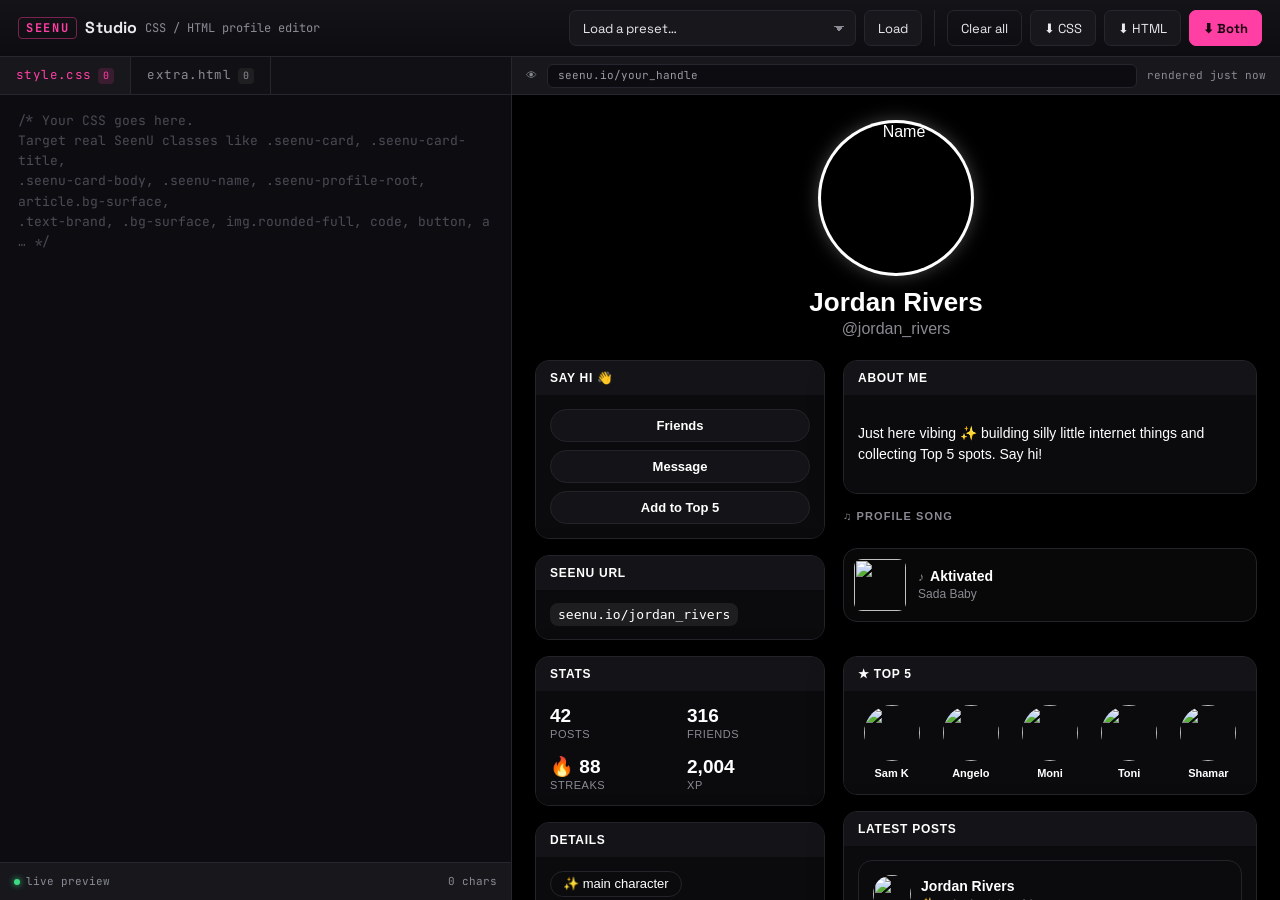
<file: seenu-css-editor.html>
<!DOCTYPE html>
<html lang="en">
<head>
<meta charset="UTF-8">
<title>SeenU Studio — Profile CSS/HTML Editor</title>
<style>
  @import url('https://fonts.googleapis.com/css2?family=Space+Grotesk:wght@500;700&family=JetBrains+Mono:wght@400;500;700&display=swap');

  :root{
    --bg:#0a0a0d;
    --panel:#111115;
    --panel2:#17171c;
    --line:#26262e;
    --pink:#ff3fa4;
    --pink-dim:#7a2350;
    --text:#e9e9ee;
    --muted:#8b8b96;
    --mono: 'JetBrains Mono', ui-monospace, monospace;
    --disp: 'Space Grotesk', sans-serif;
  }
  *{box-sizing:border-box;}
  html,body{height:100%;margin:0;}
  body{
    background:var(--bg);
    color:var(--text);
    font-family:var(--disp);
    display:flex;
    flex-direction:column;
    overflow:hidden;
  }

  /* ---------- top bar ---------- */
  header{
    display:flex;
    align-items:center;
    gap:10px;
    padding:10px 18px;
    background:linear-gradient(180deg,#131318,#0d0d11);
    border-bottom:1px solid var(--line);
    flex-shrink:0;
    flex-wrap:wrap;
    --ctrl-h: 36px;
  }
  .brand{
    display:flex;
    align-items:center;
    height:var(--ctrl-h);
    gap:8px;
    margin-right:auto;
  }
  .brand .mark{
    display:inline-flex;
    align-items:center;
    height:22px;
    font-family:var(--mono);
    font-weight:700;
    color:var(--pink);
    font-size:12px;
    letter-spacing:.14em;
    border:1px solid var(--pink-dim);
    padding:0 7px;
    border-radius:4px;
    line-height:1;
  }
  .brand h1{
    font-size:16px;
    margin:0;
    font-weight:700;
    letter-spacing:.01em;
    line-height:1;
  }
  .brand span{
    color:var(--muted);
    font-size:12px;
    font-family:var(--mono);
    line-height:1;
    display:inline-flex;
    align-items:center;
  }

  select, button{
    box-sizing:border-box;
    height:var(--ctrl-h);
    display:inline-flex;
    align-items:center;
    justify-content:center;
    gap:6px;
    font-family:var(--disp);
    font-size:13px;
    line-height:1;
    border-radius:7px;
    border:1px solid var(--line);
    background:var(--panel2);
    color:var(--text);
    padding:0 13px;
    cursor:pointer;
    transition:border-color .15s, background .15s;
  }
  select{
    -webkit-appearance:none;
    appearance:none;
    background-image:linear-gradient(45deg,transparent 50%,var(--muted) 50%),linear-gradient(135deg,var(--muted) 50%,transparent 50%);
    background-position:calc(100% - 16px) center, calc(100% - 11px) center;
    background-size:5px 5px, 5px 5px;
    background-repeat:no-repeat;
    padding-right:30px;
  }
  select:hover, button:hover{ border-color:#3a3a44; background:#1c1c22; }
  button.primary{
    background:var(--pink);
    border-color:var(--pink);
    color:#1a0510;
    font-weight:700;
  }
  button.primary:hover{ background:#ff5cb1; }
  button.ghost{ background:transparent; }
  button:active{ transform:translateY(1px); }
  .divider{ width:1px; height:var(--ctrl-h); background:var(--line); margin:0 2px; flex-shrink:0; }
  .toolbar-group{ display:flex; align-items:center; gap:8px; flex-wrap:wrap; }

  /* ---------- layout ---------- */
  main.app{
    flex:1;
    display:grid;
    grid-template-columns: minmax(320px, 40%) 1fr;
    min-height:0;
  }
  @media (max-width: 860px){
    main.app{ grid-template-columns: 1fr; grid-template-rows: 45% 55%; }
  }

  /* ---------- editor pane ---------- */
  .editor-pane{
    display:flex;
    flex-direction:column;
    min-height:0;
    border-right:1px solid var(--line);
    background:var(--panel);
  }
  .tabs{
    display:flex;
    align-items:stretch;
    height:38px;
    border-bottom:1px solid var(--line);
    flex-shrink:0;
    background:var(--panel);
  }
  .tab{
    display:inline-flex;
    align-items:center;
    font-family:var(--mono);
    font-size:12.5px;
    padding:0 16px;
    color:var(--muted);
    cursor:pointer;
    border-right:1px solid var(--line);
    user-select:none;
    letter-spacing:.03em;
    line-height:1;
  }
  .tab.active{ color:var(--pink); background:var(--panel2); }
  .tab-count{
    display:inline-flex;
    align-items:center;
    justify-content:center;
    min-width:16px;
    height:16px;
    padding:0 4px;
    border-radius:4px;
    background:rgba(255,255,255,.06);
    color:var(--muted);
    font-size:10px;
    line-height:1;
    margin-left:7px;
  }
  .tab.active .tab-count{ background:rgba(255,63,164,.15); color:var(--pink); }
  .editor-wrap{ flex:1; min-height:0; position:relative; }
  textarea{
    width:100%;
    height:100%;
    resize:none;
    border:0;
    outline:0;
    background:#0d0d11;
    color:#d8d8e2;
    font-family:var(--mono);
    font-size:13px;
    line-height:1.55;
    padding:16px 18px;
    tab-size:2;
    display:none;
  }
  textarea.active{ display:block; }
  textarea::placeholder{ color:#4b4b56; }
  textarea::selection{ background:rgba(255,63,164,.28); }

  .editor-footer{
    display:flex;
    justify-content:space-between;
    align-items:center;
    height:38px;
    padding:0 14px;
    border-top:1px solid var(--line);
    background:var(--panel2);
    font-family:var(--mono);
    font-size:11px;
    color:var(--muted);
    flex-shrink:0;
    line-height:1;
  }
  .editor-footer > span{
    display:inline-flex;
    align-items:center;
    line-height:1;
  }
  .status-dot{
    display:inline-block;
    width:6px; height:6px;
    border-radius:50%;
    background:#3ddc84;
    margin-right:6px;
    box-shadow:0 0 6px #3ddc84;
    flex-shrink:0;
  }

  /* ---------- preview pane ---------- */
  .preview-pane{
    display:flex;
    flex-direction:column;
    min-height:0;
    background:#000;
  }
  .preview-bar{
    display:flex;
    align-items:center;
    height:38px;
    gap:10px;
    padding:0 14px;
    background:var(--panel2);
    border-bottom:1px solid var(--line);
    font-family:var(--mono);
    font-size:11px;
    color:var(--muted);
    flex-shrink:0;
    line-height:1;
  }
  .preview-bar .eye{
    display:inline-flex;
    align-items:center;
    line-height:1;
  }
  .preview-bar .url{
    flex:1;
    display:flex;
    align-items:center;
    height:24px;
    background:#0d0d11;
    border:1px solid var(--line);
    border-radius:6px;
    padding:0 10px;
    color:#9a9aa6;
  }
  .preview-bar .state{
    display:inline-flex;
    align-items:center;
    line-height:1;
    white-space:nowrap;
  }
  iframe{
    flex:1;
    width:100%;
    border:0;
    background:#000;
  }

  /* scrollbars for the editor itself */
  textarea::-webkit-scrollbar{ width:10px; }
  textarea::-webkit-scrollbar-thumb{ background:#26262e; border-radius:6px; }
  textarea::-webkit-scrollbar-track{ background:transparent; }
</style>
</head>
<body>

<header>
  <div class="brand">
    <span class="mark">SEENU</span>
    <h1>Studio</h1>
    <span>CSS / HTML profile editor</span>
  </div>

  <div class="toolbar-group">
    <select id="presetSelect">
      <option value="">Load a preset…</option>
      <option value="layout">Base Layout (centering / avatar sizing)</option>
      <option value="shadowMonarch">Shadow Monarch (HUD / RPG)</option>
      <option value="starwars">Red Alert (Star Wars crawl)</option>
      <option value="win95">Windows 95 Boot</option>
      <option value="winxp">Windows XP Boot</option>
    </select>
    <button id="loadPresetBtn">Load</button>
  </div>

  <div class="divider"></div>

  <div class="toolbar-group">
    <button id="clearBtn" class="ghost">Clear all</button>
    <button id="downloadCssBtn">⬇ CSS</button>
    <button id="downloadHtmlBtn">⬇ HTML</button>
    <button id="downloadBothBtn" class="primary">⬇ Both</button>
  </div>
</header>

<main class="app">
  <section class="editor-pane">
    <div class="tabs">
      <div class="tab active" data-tab="css">style.css <span class="tab-count" id="cssCount">0</span></div>
      <div class="tab" data-tab="html">extra.html <span class="tab-count" id="htmlCount">0</span></div>
    </div>
    <div class="editor-wrap">
      <textarea id="cssInput" class="active" spellcheck="false" placeholder="/* Your CSS goes here.
Target real SeenU classes like .seenu-card, .seenu-card-title,
.seenu-card-body, .seenu-name, .seenu-profile-root, article.bg-surface,
.text-brand, .bg-surface, img.rounded-full, code, button, a … */"></textarea>
      <textarea id="htmlInput" spellcheck="false" placeholder="<!-- Extra markup / boot-screen overlays / <script> blocks go here.
This gets injected at the top of the profile, same as SeenU's
custom-HTML field. -->"></textarea>
    </div>
    <div class="editor-footer">
      <span><span class="status-dot"></span>live preview</span>
      <span id="charInfo">0 chars</span>
    </div>
  </section>

  <section class="preview-pane">
    <div class="preview-bar">
      <span class="eye">👁</span>
      <div class="url">seenu.io/your_handle</div>
      <span class="state" id="renderState">rendered just now</span>
    </div>
    <iframe id="preview" title="SeenU profile preview"></iframe>
  </section>
</main>

<script>
/* ============================================================
   BASE MOCK PROFILE — mirrors real SeenU markup/classes so that
   theme CSS written against .seenu-card, .seenu-name, article.bg-surface,
   img[alt="Name"], etc. applies exactly like it would on the live site.
   ============================================================ */
const BASE_CSS = `
:root{
  --brand:#ff4fa3; --surface:#0b0b0e; --surface2:#141418; --surface3:#1c1c22;
  --line:#232329; --muted:#8a8a93; --faint:#5a5a63; --ink:#000;
}
*{box-sizing:border-box;}
body{margin:0;background:#000;color:#fff;font-family:-apple-system,BlinkMacSystemFont,"Segoe UI",Roboto,Helvetica,Arial,sans-serif;}
.seenu-profile-root{min-height:100vh;padding-bottom:40px;}
main{width:min(920px,94vw);margin:0 auto;padding-top:28px;}
a{color:var(--brand);text-decoration:none;}
a:hover{text-decoration:underline;}
button{font-family:inherit;cursor:pointer;background:var(--surface2);color:#fff;border:1px solid var(--line);border-radius:999px;padding:8px 14px;font-weight:700;font-size:13px;}
button:hover{background:var(--surface3);}
code{background:rgba(255,255,255,.08);padding:4px 8px;border-radius:8px;font-size:13px;}
textarea{font-family:inherit;background:var(--surface2);color:#fff;border:1px solid var(--line);border-radius:12px;padding:10px;width:100%;}
h2.uppercase{font-size:11px;font-weight:700;letter-spacing:.1em;text-transform:uppercase;color:var(--muted);margin:0 0 10px;}

/* header */
.profile-header{display:flex;flex-direction:column;align-items:center;text-align:center;margin-bottom:22px;}
img.rounded-full{width:150px;height:150px;border-radius:50%;object-fit:cover;box-shadow:0 0 0 3px #fff,0 0 20px rgba(255,255,255,.35);}
.seenu-name{font-size:26px;font-weight:800;margin:14px 0 2px;}
.profile-header p{margin:0;color:var(--muted);}

/* grid */
.grid-layout{display:grid;grid-template-columns:290px 1fr;gap:18px;align-items:start;}
@media (max-width:700px){.grid-layout{grid-template-columns:1fr;}}
.col-left,.col-right{display:flex;flex-direction:column;gap:16px;min-width:0;}

/* cards */
.seenu-card{background:var(--surface);border:1px solid var(--line);border-radius:14px;overflow:hidden;box-shadow:0 8px 30px rgba(0,0,0,.5);}
.seenu-card-title{background:var(--surface2);padding:10px 14px;font-size:12px;font-weight:800;text-transform:uppercase;letter-spacing:.06em;}
.seenu-card-body{background:var(--surface);padding:14px;font-size:14px;line-height:1.5;}
.stat-grid{display:grid;grid-template-columns:repeat(2,1fr);gap:16px 14px;}
.stat-grid > div{display:flex;flex-direction:column;gap:2px;}
.stat-grid b{display:block;font-size:19px;font-weight:800;line-height:1.15;}
.stat-grid span{font-size:11px;text-transform:uppercase;color:var(--muted);letter-spacing:.05em;line-height:1;}
.chip-row{display:flex;align-items:center;gap:8px;flex-wrap:wrap;}
.action-col{display:flex;flex-direction:column;gap:8px;}
.action-col button{width:100%;}
.chip{display:inline-flex;align-items:center;height:26px;border:1px solid var(--line);border-radius:999px;padding:0 12px;font-size:13px;line-height:1;}

/* top 5 */
.top5{display:grid;grid-template-columns:repeat(5,1fr);gap:12px;}
@media (max-width:700px){ .top5{grid-template-columns:repeat(5,minmax(52px,1fr));} }
.top5 a{display:flex;flex-direction:column;align-items:center;gap:6px;text-align:center;color:#fff;font-size:11px;font-weight:700;line-height:1.2;}
.top5 img{width:56px;height:56px;border-radius:50%;object-fit:cover;flex-shrink:0;}

/* music */
.music-player{display:flex;align-items:center;gap:12px;border:1px solid var(--line);border-radius:14px;padding:10px;background:rgba(255,255,255,.03);margin-bottom:18px;}
.music-player img{width:52px;height:52px;border-radius:8px;object-fit:cover;flex-shrink:0;}
.music-meta{display:flex;flex-direction:column;gap:2px;min-width:0;}
.music-meta b{display:flex;align-items:center;gap:6px;font-size:14px;line-height:1.2;}
.music-meta span{font-size:12px;color:var(--muted);line-height:1.2;}
.note-icon{display:inline-flex;align-items:center;font-size:16px;color:var(--brand);line-height:1;}

/* posts */
article.bg-surface{background:var(--surface);border:1px solid var(--line);border-radius:14px;overflow:hidden;margin-bottom:14px;}
article.bg-surface + article.bg-surface{margin-top:0;}
article.bg-surface header{display:flex;align-items:center;gap:10px;padding:14px 14px 0;}
article.bg-surface header img{width:38px;height:38px;border-radius:50%;object-fit:cover;flex-shrink:0;}
article.bg-surface header > div{display:flex;flex-direction:column;gap:2px;min-width:0;}
article.bg-surface .author{font-weight:700;font-size:14px;line-height:1.2;}
article.bg-surface .meta{font-size:11px;color:var(--faint);line-height:1.2;}
article.bg-surface .body{padding:10px 14px;font-size:14px;line-height:1.5;color:#ececec;}
article.bg-surface footer{display:grid;grid-template-columns:repeat(4,1fr);border-top:1px solid var(--line);}
article.bg-surface footer button{display:flex;align-items:center;justify-content:center;background:transparent;border:0;border-left:1px solid var(--line);border-radius:0;color:var(--muted);font-weight:600;font-size:12px;padding:9px 4px;height:38px;}
article.bg-surface footer button:first-child{border-left:0;}
article.bg-surface footer button:hover{background:var(--surface2);}

/* comments */
.comment{display:flex;align-items:flex-start;gap:10px;margin-top:14px;}
.comment img{width:32px;height:32px;border-radius:50%;object-fit:cover;flex-shrink:0;}
.comment .bubble{flex:1;background:var(--surface2);border-radius:14px;padding:8px 12px;font-size:13px;line-height:1.4;}
.comment .bubble b{display:block;font-size:12.5px;margin-bottom:2px;line-height:1.2;}
`;

const BASE_HTML = `
<main>
  <div class="profile-header">
    <img src="https://images.unsplash.com/photo-1517841905240-472988babdf9?w=300&h=300&fit=crop&crop=faces" alt="Name" class="rounded-full">
    <h1 class="seenu-name">Jordan Rivers</h1>
    <p>@jordan_rivers</p>
  </div>

  <div class="grid-layout">
    <div class="col-left">
      <section class="seenu-card">
        <div class="seenu-card-title">Say hi 👋</div>
        <div class="seenu-card-body">
          <div class="action-col">
            <button>Friends</button>
            <button>Message</button>
            <button>Add to Top 5</button>
          </div>
        </div>
      </section>

      <section class="seenu-card">
        <div class="seenu-card-title">SeenU URL</div>
        <div class="seenu-card-body"><code>seenu.io/jordan_rivers</code></div>
      </section>

      <section class="seenu-card">
        <div class="seenu-card-title">Stats</div>
        <div class="seenu-card-body">
          <div class="stat-grid">
            <div><b>42</b><span>Posts</span></div>
            <div><b>316</b><span>Friends</span></div>
            <div><b>🔥 88</b><span>Streaks</span></div>
            <div><b>2,004</b><span>XP</span></div>
          </div>
        </div>
      </section>

      <section class="seenu-card">
        <div class="seenu-card-title">Details</div>
        <div class="seenu-card-body">
          <div class="chip-row">
            <span class="chip">✨ main character</span>
            <span class="chip">☀️ out and about</span>
          </div>
        </div>
      </section>
    </div>

    <div class="col-right">
      <section class="seenu-card">
        <div class="seenu-card-title">About me</div>
        <div class="seenu-card-body">
          <p>Just here vibing ✨ building silly little internet things and collecting Top 5 spots. Say hi!</p>
        </div>
      </section>

      <h2 class="uppercase">♫ Profile song</h2>
      <div class="music-player">
        <img src="https://images.unsplash.com/photo-1493225457124-a3eb161ffa5f?w=200&h=200&fit=crop" alt="">
        <div class="music-meta">
          <b><span class="note-icon">♪</span> Aktivated</b>
          <span>Sada Baby</span>
        </div>
      </div>

      <section class="seenu-card">
        <div class="seenu-card-title">★ Top 5</div>
        <div class="seenu-card-body">
          <div class="top5">
            <a href="#"><img src="https://images.unsplash.com/photo-1544005313-94ddf0286df2?w=120&h=120&fit=crop&crop=faces" alt="">Sam K</a>
            <a href="#"><img src="https://images.unsplash.com/photo-1552374196-c4e7ffc6e126?w=120&h=120&fit=crop&crop=faces" alt="">Angelo</a>
            <a href="#"><img src="https://images.unsplash.com/photo-1531123897727-8f129e1688ce?w=120&h=120&fit=crop&crop=faces" alt="">Moni</a>
            <a href="#"><img src="https://images.unsplash.com/photo-1500648767791-00dcc994a43e?w=120&h=120&fit=crop&crop=faces" alt="">Toni</a>
            <a href="#"><img src="https://images.unsplash.com/photo-1546456073-92b9f0a8d413?w=120&h=120&fit=crop&crop=faces" alt="">Shamar</a>
          </div>
        </div>
      </section>

      <section class="seenu-card">
        <div class="seenu-card-title">Latest posts</div>
        <div class="seenu-card-body">
          <article class="bg-surface">
            <header>
              <img src="https://images.unsplash.com/photo-1517841905240-472988babdf9?w=100&h=100&fit=crop&crop=faces" alt="">
              <div>
                <div class="author">Jordan Rivers</div>
                <div class="meta">✨ main character · 4d</div>
              </div>
            </header>
            <div class="body">Rebuilt my whole profile tonight, this theme thing is dangerously fun 😭✨</div>
            <footer>
              <button>♡ Like</button>
              <button>💬 Comment</button>
              <button>↻ Repost</button>
              <button>↑ Share</button>
            </footer>
          </article>

          <article class="bg-surface">
            <header>
              <img src="https://images.unsplash.com/photo-1517841905240-472988babdf9?w=100&h=100&fit=crop&crop=faces" alt="">
              <div>
                <div class="author">Jordan Rivers</div>
                <div class="meta">✨ main character · 2w</div>
              </div>
            </header>
            <div class="body">who else still customizing their page like it's 2006 lol</div>
            <footer>
              <button>♡ 13</button>
              <button>💬 4</button>
              <button>↻ Repost</button>
              <button>↑ Share</button>
            </footer>
          </article>
        </div>
      </section>

      <section class="seenu-card">
        <div class="seenu-card-title">💬 Comments</div>
        <div class="seenu-card-body">
          <textarea rows="2" placeholder="Leave a comment…"></textarea>
          <div class="comment">
            <img src="https://images.unsplash.com/photo-1544005313-94ddf0286df2?w=80&h=80&fit=crop&crop=faces" alt="">
            <div class="bubble"><b>Sam K</b>this theme is so real for you</div>
          </div>
          <div class="comment">
            <img src="https://images.unsplash.com/photo-1552374196-c4e7ffc6e126?w=80&h=80&fit=crop&crop=faces" alt="">
            <div class="bubble"><b>Angelo</b>okay the sparkle gif got me 😭</div>
          </div>
        </div>
      </section>
    </div>
  </div>
</main>
`;

/* ============================================================
   PRESETS — raw source pulled from your saved SeenU themes.
   Each raw blob is split automatically into a CSS half (every
   <style> block) and an HTML half (whatever markup/script is
   left over, e.g. boot-screen overlays).
   ============================================================ */
const PRESETS = {

  layout: {
    css: `/* ---------- SeenU Layout ---------- */

main {
    width: min(920px, 94vw) !important;
    margin: 0 auto !important;
    display: flex !important;
    flex-direction: column !important;
    align-items: center !important;
}

/* Profile Header */

*:has(img[alt="Name"]) {
    display: flex !important;
    flex-direction: column !important;
    align-items: center !important;
    justify-content: center !important;
    text-align: center !important;
    width: 100% !important;
}

/* Profile Picture */

img[alt="Name"] {
    width: 180px !important;
    height: 180px !important;
    border-radius: 50% !important;
    object-fit: cover !important;
    margin: 20px auto !important;
    box-shadow: 0 0 15px rgba(255,192,203,.7);
}

/* Center every direct child */

main > * {
    margin-left: auto !important;
    margin-right: auto !important;
}`,
    html: ``
  },

  shadowMonarch: {
    css: `@import url('https://fonts.googleapis.com/css2?family=Rajdhani:wght@500;700&family=Orbitron:wght@600&display=swap');
body,.seenu-profile-root{background:radial-gradient(ellipse at 50% 0%,rgba(110,40,255,0.25) 0%,transparent 55%),radial-gradient(ellipse at 80% 100%,rgba(30,120,255,0.15) 0%,transparent 50%),#06060c !important;background-attachment:fixed;color:#cfd8ff;font-family:'Rajdhani',sans-serif}
.seenu-profile-root::before{content:"";position:fixed;inset:0;pointer-events:none;z-index:9999;background:repeating-linear-gradient( transparent,transparent 2px,rgba(120,180,255,0.035) 3px )}
.seenu-card{background:rgba(8,14,34,0.82) !important;border:1px solid #3d7bff !important;border-radius:4px;box-shadow:0 0 12px rgba(61,123,255,0.55),inset 0 0 30px rgba(61,123,255,0.08);backdrop-filter:blur(3px);overflow:hidden;margin-bottom:18px;transition:box-shadow 0.35s ease,border-color 0.35s ease,transform 0.35s ease}
.seenu-card:hover{border-color:#8a2be2 !important;box-shadow:0 0 24px rgba(138,43,226,0.75),0 0 60px rgba(110,40,255,0.35),inset 0 0 40px rgba(138,43,226,0.12);transform:translateY(-2px)}
.seenu-card-title{font-family:'Orbitron',sans-serif;color:#7db4ff !important;text-transform:uppercase;letter-spacing:0.25em;text-shadow:0 0 8px rgba(77,166,255,0.9);border-bottom:1px solid rgba(61,123,255,0.5);padding:8px 10px 6px !important;position:relative;overflow:hidden}
.seenu-card-title:before{content:"⟡ ";color:#c89bff;text-shadow:0 0 8px rgba(138,43,226,0.9)}
.seenu-card-body{color:#cfd8ff !important;padding:12px !important;line-height:1.5}
.seenu-name{font-family:'Orbitron',sans-serif;text-transform:uppercase;letter-spacing:0.3em;background:linear-gradient(90deg,#4da6ff,#c89bff,#8a2be2,#e6d9ff,#4da6ff);background-size:300% 100%;-webkit-background-clip:text;background-clip:text;-webkit-text-fill-color:transparent;color:transparent !important;filter:drop-shadow(0 0 8px rgba(110,40,255,0.85)) drop-shadow(0 0 24px rgba(61,123,255,0.5));animation:nameFlow 8s linear infinite}
@keyframes nameFlow{0%{background-position:0% 50%}100%{background-position:300% 50%}}
.seenu-profile-root a:link,.seenu-profile-root a:visited{color:#4da6ff !important;font-weight:700;text-decoration:none;text-shadow:0 0 6px rgba(77,166,255,0.6);transition:all 0.2s ease}
.seenu-profile-root a:hover{color:#c89bff !important;text-shadow:0 0 10px #8a2be2,0 0 25px #6e28ff}
button{background:linear-gradient(180deg,#16234d,#0a1128) !important;color:#7db4ff !important;font-family:'Orbitron',sans-serif !important;border:1px solid #3d7bff !important;border-radius:3px !important;letter-spacing:0.15em;text-shadow:0 0 6px rgba(77,166,255,0.7);transition:all 0.2s ease}
button:hover{box-shadow:0 0 15px rgba(61,123,255,0.8);color:#c89bff !important;border-color:#8a2be2 !important}
article.bg-surface{border:1px solid rgba(61,123,255,0.6) !important;transition:box-shadow 0.35s ease,border-color 0.35s ease,transform 0.35s ease}
article.bg-surface:hover{border-color:#8a2be2 !important;box-shadow:0 0 20px rgba(138,43,226,0.7),0 0 48px rgba(110,40,255,0.3) !important;transform:translateY(-2px)}
img.rounded-full{box-shadow:0 0 0 2px rgba(110,40,255,0.8),0 0 16px rgba(110,40,255,0.6) !important}
h2.uppercase{font-family:'Orbitron',sans-serif;color:#7db4ff !important;letter-spacing:0.25em;text-shadow:0 0 8px rgba(77,166,255,0.8)}
code{background:rgba(12,20,46,0.9) !important;color:#7db4ff !important;border:1px solid rgba(61,123,255,0.4);text-shadow:0 0 5px rgba(77,166,255,0.6)}
.gateSigil{position:absolute;top:13px;left:-12px;width:170px;height:170px;display:flex;justify-content:center;align-items:center;padding:0;pointer-events:none;z-index:15}
.gateSigil .ringOuter,.gateSigil .ringInner{position:absolute;border-radius:50%;border:2px dashed #4da6ff;box-shadow:0 0 15px rgba(77,166,255,0.7),inset 0 0 15px rgba(77,166,255,0.4)}
.gateSigil .ringOuter{width:148px;height:148px;animation:gateSpin 12s linear infinite}
.gateSigil .ringInner{width:134px;height:134px;border-style:dotted;border-color:#8a2be2;box-shadow:0 0 15px rgba(138,43,226,0.7),inset 0 0 15px rgba(138,43,226,0.4);animation:gateSpinRev 8s linear infinite}
.gateSigil .rankTag{position:absolute;top:-16px;left:0;width:100%;text-align:center;font-family:'Orbitron',sans-serif;font-size:0.85rem;font-weight:600;letter-spacing:0.45em;text-indent:0.45em;background:linear-gradient(90deg,#f5d67b,#fff7d6,#e8b923,#ffe9a8,#f5d67b);background-size:300% 100%;-webkit-background-clip:text;background-clip:text;-webkit-text-fill-color:transparent;color:transparent;filter:drop-shadow(0 0 6px rgba(245,214,123,0.9));animation:nameFlow 6s linear infinite}
.gateSigil .rankTag::before{content:"✦ "}
.gateSigil .rankTag::after{content:" ✦"}
@keyframes gateSpin{100%{transform:rotate(360deg)}}
@keyframes gateSpinRev{100%{transform:rotate(-360deg)}}
.statusWindow{font-family:'Rajdhani',sans-serif;color:#cfd8ff;border:1px solid #3d7bff;background:rgba(8,14,34,0.85);box-shadow:0 0 12px rgba(61,123,255,0.5);padding:12px 16px;margin:10px auto;max-width:340px;border-radius:4px}
.statusWindow .swTitle{font-family:'Orbitron',sans-serif;color:#7db4ff;text-align:center;letter-spacing:0.3em;border-bottom:1px solid rgba(61,123,255,.5);margin-bottom:8px;padding-bottom:4px}
.statusWindow .swRow{display:flex;justify-content:space-between}
.statusWindow .swRow b{color:#4da6ff}
.questWindow{font-family:'Rajdhani',sans-serif;color:#cfd8ff;border:1px solid #3d7bff;background:rgba(8,14,34,0.85);box-shadow:0 0 12px rgba(61,123,255,0.5);padding:12px 16px;margin:14px auto;max-width:340px;border-radius:4px}
.questWindow .qwTitle{font-family:'Orbitron',sans-serif;color:#7db4ff;text-align:center;letter-spacing:0.25em;border-bottom:1px solid rgba(61,123,255,.5);margin-bottom:8px;padding-bottom:4px}
.questWindow .qwRow{display:flex;justify-content:space-between;padding:2px 0}
.questWindow .qwRow .done{color:#7dff9b;text-shadow:0 0 6px rgba(125,255,155,.7)}
.questWindow .qwWarn{margin-top:10px;padding-top:8px;border-top:1px dashed rgba(255,77,77,0.5);text-align:center;font-size:0.72rem;letter-spacing:0.15em;color:#ff4d4d;text-shadow:0 0 8px rgba(255,77,77,0.8);animation:qwBlink 1.6s ease-in-out infinite}
@keyframes qwBlink{0%,100%{opacity:1}50%{opacity:0.45}}`,
    html: `<div class="gateSigil"><div class="ringOuter"></div><div class="ringInner"></div><div class="rankTag">S-RANK</div></div>
<div class="statusWindow"><div class="swTitle">⟨ STATUS ⟩</div><div class="swRow"><b>NAME</b><span>UltPanda</span></div><div class="swRow"><b>TITLE</b><span>Shadow Monarch</span></div><div class="swRow"><b>CLASS</b><span>Necromancer</span></div><div class="swRow"><b>LEVEL</b><span>MAX</span></div></div>
<div class="questWindow"><div class="qwTitle">⟨ DAILY QUEST ⟩</div><div class="qwRow"><b>LOG INTO SEENU</b><span class="done">1/1 ✔</span></div><div class="qwWarn">⚠ WARNING: FAILURE WILL RESULT IN PENALTY</div></div>`
  },

  starwars: {
    css: `@import url('https://fonts.googleapis.com/css2?family=Rajdhani:wght@500;700&family=Orbitron:wght@600;800&display=swap');
body,.seenu-profile-root{background:radial-gradient(ellipse at 50% 0%,rgba(255,43,43,0.18) 0%,transparent 55%),#000000 !important;background-attachment:fixed;color:#f5f5f5;font-family:'Rajdhani',sans-serif}
.seenu-card{background:rgba(0,0,0,0.88) !important;border:1px solid rgba(255,255,255,0.75) !important;border-radius:4px;box-shadow:0 0 14px rgba(255,43,43,0.4),inset 0 0 30px rgba(255,43,43,0.06);overflow:hidden;margin-bottom:18px;transition:box-shadow 0.35s ease,border-color 0.35s ease,transform 0.35s ease}
.seenu-card:hover{border-color:#ffffff !important;box-shadow:0 0 24px rgba(255,43,43,0.85),0 0 60px rgba(255,43,43,0.4);transform:translateY(-2px)}
.seenu-card-title{background:#000000 !important;font-family:'Orbitron',sans-serif;color:#ffffff !important;text-transform:uppercase;letter-spacing:0.25em;text-shadow:0 0 8px rgba(255,43,43,0.9);border-bottom:1px solid rgba(255,255,255,0.5);padding:8px 10px 6px !important}
.seenu-card-title:before{content:"⛨ ";color:#ff2b2b;text-shadow:0 0 8px rgba(255,43,43,0.9)}
.seenu-card-body{color:#f0f0f0 !important;padding:12px !important;line-height:1.5}
.seenu-name{font-family:'Orbitron',sans-serif;text-transform:uppercase;letter-spacing:0.3em;background:linear-gradient(90deg,#ffffff,#ff2b2b,#a30f0f,#ffffff,#ff2b2b);background-size:300% 100%;-webkit-background-clip:text;background-clip:text;-webkit-text-fill-color:transparent;color:transparent !important;filter:drop-shadow(0 0 8px rgba(255,43,43,0.85));animation:nameFlow 8s linear infinite}
@keyframes nameFlow{0%{background-position:0% 50%}100%{background-position:300% 50%}}
.seenu-profile-root a:link,.seenu-profile-root a:visited{color:#ffffff !important;font-weight:700;text-decoration:none;text-shadow:0 0 6px rgba(255,43,43,0.6)}
.seenu-profile-root a:hover{color:#ff2b2b !important;text-shadow:0 0 10px #ff2b2b,0 0 25px #a30f0f}
button{background:#000000 !important;color:#ffffff !important;font-family:'Orbitron',sans-serif !important;border:1px solid rgba(255,255,255,0.75) !important;border-radius:3px !important;letter-spacing:0.15em;text-shadow:0 0 6px rgba(255,43,43,0.6)}
button:hover{box-shadow:0 0 15px rgba(255,43,43,0.8);border-color:#ff2b2b !important}
img.rounded-full{box-shadow:0 0 0 2px rgba(255,255,255,0.85),0 0 16px rgba(255,43,43,0.7) !important}
h2.uppercase{font-family:'Orbitron',sans-serif;color:#ffffff !important;letter-spacing:0.25em;text-shadow:0 0 8px rgba(255,43,43,0.8)}
code{background:rgba(0,0,0,0.9) !important;color:#ffffff !important;border:1px solid rgba(255,255,255,0.4)}
.swSplash{position:absolute;top:0;left:0;right:0;height:100vh;z-index:10000;background:#000000;overflow:hidden;perspective:400px;perspective-origin:50% 100%;pointer-events:none;animation:swSplashHide 21.4s linear forwards}
@keyframes swSplashHide{0%,97%{opacity:1;height:100vh}100%{opacity:0;height:0;visibility:hidden;display:none}}
.swSplash::before{content:"";position:absolute;inset:0;background-image:radial-gradient(1.5px 1.5px at 8% 15%,#fff,transparent 60%),radial-gradient(1px 1px at 52% 80%,#fff,transparent 60%),radial-gradient(2px 2px at 68% 12%,#fff,transparent 60%);background-repeat:repeat;background-size:340px 340px;opacity:0.75;animation:swStarTwinkle 4s ease-in-out infinite}
@keyframes swStarTwinkle{0%,100%{opacity:0.55}50%{opacity:1}}
.swLogo{position:absolute;top:45%;left:50%;transform:translate(-50%,-50%) scale(0.2);color:#ffffff;font-family:'Orbitron',sans-serif;font-weight:900;font-size:4.5rem;letter-spacing:0.3em;text-shadow:0 0 22px rgba(255,43,43,0.95);opacity:0;animation:swLogoZoom 4s ease-in 2.5s forwards}
@keyframes swLogoZoom{0%{transform:translate(-50%,-50%) scale(0.2);opacity:0}20%{opacity:1;transform:translate(-50%,-50%) scale(1.35)}45%{opacity:1;transform:translate(-50%,-60%) scale(0.35)}100%{opacity:0;transform:translate(-50%,-95%) scale(0.05)}}
.swCrawlViewport{position:absolute;inset:0;overflow:hidden;transform-style:preserve-3d}
.swCrawl{position:absolute;left:50%;bottom:-25%;width:60%;transform:translateX(-50%) rotateX(35deg);color:#ffffff;font-family:'Orbitron',sans-serif;font-size:1.25rem;line-height:1.9;text-align:center;text-shadow:0 0 8px rgba(255,43,43,0.6);opacity:0;animation:swCrawlUp 16s linear 5s forwards}
@keyframes swCrawlUp{0%{bottom:-25%;opacity:0}5%{opacity:1}90%{opacity:1}100%{bottom:108%;opacity:0}}
.swCrawlTitle{font-size:1.5rem;letter-spacing:0.2em;margin-bottom:0.3em;color:#ff2b2b;text-shadow:0 0 14px rgba(255,43,43,0.9)}
.swWelcome{margin-top:1.5em;font-size:1.7rem;letter-spacing:0.25em;color:#ff2b2b;text-shadow:0 0 16px rgba(255,43,43,0.9)}`,
    html: `<div class="swSplash"><div class="swLogo">SEENU</div><div class="swCrawlViewport"><div class="swCrawl">
<p class="swCrawlTitle">EPISODE TOP 8</p>
<p>It is a dark era for personal expression. The old empire of glitter GIFs, autoplay music, and neon gradients has fallen, replaced by clean grids and matching avatars.</p>
<p>But from the ashes of a beloved network, SeenU has risen as its rightful heir.</p>
<p class="swWelcome">WELCOME TO SEENU</p>
</div></div></div>
<script>
try{
  if(sessionStorage.getItem('swSplashSeen')){var e=document.querySelector('.swSplash');if(e)e.remove();}
  else{sessionStorage.setItem('swSplashSeen','1');setTimeout(function(){var e=document.querySelector('.swSplash');if(e)e.remove();},21600);}
}catch(e){}
<\/script>`
  },

  win95: {
    css: `@import url('https://fonts.googleapis.com/css2?family=VT323&family=Press+Start+2P&display=swap');
.sysSplash{position:absolute!important;top:0!important;left:0!important;right:0!important;height:100vh!important;z-index:999999!important;display:flex!important;justify-content:center!important;align-items:center!important;background:#000;animation:sysBootOut 1s ease 7s forwards}
.sysWindow{width:430px;background:#c0c0c0;border:3px outset white;box-shadow:0 0 25px #ff66cc,0 0 60px rgba(255,0,170,.8)}
.sysTitle{background:linear-gradient(90deg,#ff66cc,#cc0077);color:white;padding:6px 10px;font-family:Arial,sans-serif;font-size:14px;font-weight:bold}
.sysBody{background:#000;color:#ff99dd;padding:25px;text-align:center;font-family:'VT323',monospace;font-size:25px;line-height:1.4;text-shadow:0 0 10px #ff66cc}
.loading{width:90%;height:18px;margin:15px auto;background:#220011;border:3px inset white;overflow:hidden}
.loading span{display:block;height:100%;width:0%;background:repeating-linear-gradient(90deg,#ff66cc,#ff66cc 10px,#ff0099 10px,#ff0099 20px);animation:loadbar 6s linear forwards}
@keyframes loadbar{from{width:0%}to{width:100%}}
@keyframes sysBootOut{to{opacity:0;visibility:hidden}}
body,.seenu-profile-root{font-family:'VT323',monospace;color:white;background:#0d0018 radial-gradient(circle at 20% 20%, rgba(255,102,204,.15), transparent 50%) fixed!important}
.seenu-profile-root::before{content:"";position:fixed;inset:0;pointer-events:none;z-index:9999;background:repeating-linear-gradient(transparent,transparent 2px,rgba(255,255,255,.045) 3px)}
.seenu-card{background:#16000f!important;border:3px ridge #ff66cc!important;border-radius:0!important;box-shadow:inset 2px 2px #ffd6f2,inset -2px -2px #550033,0 0 15px #ff00aa,0 0 40px rgba(255,0,170,.6);overflow:hidden;margin-bottom:18px}
.seenu-card-title{background:linear-gradient(#ff99dd,#cc0077)!important;color:white!important;font-family:Verdana,Arial,sans-serif!important;font-size:13px!important;font-weight:bold;padding:8px!important;border:2px solid white!important;border-bottom:3px solid #660033!important;text-shadow:2px 2px #660033}
.seenu-card-body{background:linear-gradient(180deg,#240019,#090009)!important;color:white!important;padding:12px!important;font-family:Verdana,Arial,sans-serif!important;line-height:1.5}
.seenu-name{font-family:'Press Start 2P',cursive!important;color:white!important;text-align:center;text-shadow:0 0 5px white,0 0 15px #ff66cc,0 0 30px #ff0099,0 0 50px #ff00ff;animation:namePulse 3s infinite}
@keyframes namePulse{50%{filter:brightness(1.4)}}
.seenu-name::after{content:"👤 🟢 Online Now!\\A\\A 👁 VISITORS\\A 001337";white-space:pre;display:block;width:max-content;margin:15px auto 0;padding:10px 14px;background:linear-gradient(#ff99dd,#cc0077);border:3px ridge white;color:white;font-family:'Press Start 2P',cursive;font-size:10px;line-height:1.5;text-shadow:1px 1px #660033;box-shadow:0 0 15px #ff66cc,0 0 35px #ff0099;animation:onlinePulse 2s infinite}
@keyframes onlinePulse{50%{opacity:.65}}
button{background:linear-gradient(#ff99dd,#cc0077)!important;color:white!important;font-family:Verdana,Arial,sans-serif!important;border:3px outset #ffb3e6!important;border-radius:0!important;text-shadow:1px 1px #660033}
button:hover{filter:brightness(1.3);box-shadow:0 0 20px #ff66cc}
.seenu-profile-root a{color:#ff99dd!important;font-weight:bold;text-shadow:0 0 5px #ff0099}
.seenu-profile-root a:hover{color:white!important;text-shadow:0 0 10px #ff00ff}`,
    html: `<div class="sysSplash" id="lostSocietyBoot">
<div class="sysWindow">
<div class="sysTitle">♥@ MySpace SeenU ♥</div>
<div class="sysBody">
Microsoft Windows 95<br>SeenU Edition<br><br>
Loading Registry...<br>Loading HTML...<br>Connecting to SeenU...
<div class="loading"><span></span></div>
█████████████████████████ 100%<br><br>
Welcome Back<br><br><b>Seenie</b><br><br>Entering Profile...
</div>
</div>
</div>
<script>
try{
  if(sessionStorage.getItem("lostSocietySeenU")){let b=document.getElementById("lostSocietyBoot");if(b)b.remove();}
  else{sessionStorage.setItem("lostSocietySeenU","true");setTimeout(function(){let b=document.getElementById("lostSocietyBoot");if(b)b.style.display="none";},8000);}
}catch(e){}
<\/script>`
  },

  winxp: {
    css: `@import url('https://fonts.googleapis.com/css2?family=VT323&family=Press+Start+2P&display=swap');
.sysSplash{position:absolute!important;top:0!important;left:0!important;right:0!important;width:100%!important;height:100vh!important;z-index:999999!important;display:flex!important;justify-content:center!important;align-items:center!important;background:#245edb!important;overflow:hidden!important;animation:sysBootOut 1s ease 8s forwards}
.sysWindow{position:relative;z-index:2;width:500px;max-width:calc(100% - 32px);background:#fff;border:3px solid #0b3c8c;box-shadow:4px 4px 0 rgba(0,0,0,.45),0 0 35px rgba(0,0,0,.35)}
.sysTitle{background:linear-gradient(180deg,#4b9cfb,#1257c7 55%,#083f9c);color:#fff;padding:7px 10px;font-family:Tahoma,Arial,sans-serif;font-size:13px;font-weight:bold;text-shadow:1px 1px #063277;border-bottom:2px solid #06377f}
.sysBody{background:#fff;color:#111;padding:28px;text-align:center;font-family:Tahoma,Arial,sans-serif;font-size:15px;line-height:1.45}
.xpLogo{display:block;color:#1d5fd1;font-family:Arial,sans-serif;font-weight:bold;font-size:34px;letter-spacing:-2px}
.xpEdition{color:#555;font-size:13px;margin-bottom:20px}
.bootLine{width:86%;margin:3px auto;text-align:left;font-family:"Courier New",monospace;font-size:14px}
.loading{width:86%;height:20px;margin:18px auto 8px;background:#eee;border:2px inset #aaa;overflow:hidden}
.loading span{display:block;height:100%;width:0%;background:repeating-linear-gradient(90deg,#2d78dc 0,#2d78dc 12px,#70a9ee 12px,#70a9ee 18px);animation:loadbar 6s linear forwards}
.sysWelcome{color:#185fc9;font-size:18px;font-weight:bold;margin-top:16px}
.sysEntering{color:#666;font-size:12px;margin-top:4px}
@keyframes loadbar{from{width:0%}to{width:100%}}
@keyframes sysBootOut{to{opacity:0;visibility:hidden;pointer-events:none}}
html{background:#75ad4c!important}
body,.seenu-profile-root{background:linear-gradient(180deg,#69afe7 0%,#b7dcf6 42%,#8fc65d 43%,#5c9f3b 48%,#4e8e34 100%) fixed!important;color:#111!important}
.seenu-profile-root .seenu-card{background:#ece9d8!important;border:2px solid #245edb!important;border-radius:4px!important;box-shadow:2px 3px 8px rgba(0,0,0,.30),inset 1px 1px #fff,inset -1px -1px #9b9b9b!important;overflow:hidden}
.seenu-profile-root .seenu-card .seenu-card-title{background:linear-gradient(180deg,#6aa8f5 0%,#3d82dc 38%,#1257c7 72%,#0a4cae 100%)!important;border:1px solid #073b88!important;border-bottom:2px solid #06377f!important;color:#fff!important;font-family:Tahoma,Arial,sans-serif!important;font-size:12px!important;font-weight:bold!important;text-shadow:1px 1px #063277!important;padding:6px 9px!important}
.seenu-profile-root .seenu-card .seenu-card-body{background:#fff!important;color:#111!important;font-family:Tahoma,Arial,sans-serif!important}
.seenu-name{color:#123d79!important;text-shadow:0 1px #fff,1px 2px 0 rgba(82,110,145,.45)!important;animation:none!important}
.seenu-name::after{content:"●  Online Now\\A\\A👁  Visitors: 001337";white-space:pre;display:block;width:148px;margin:13px auto 3px;padding:8px 10px;background:linear-gradient(180deg,#fff,#ece9d8);border:2px outset #fff;border-radius:2px;color:#123d79;font-family:Tahoma,Arial,sans-serif!important;font-size:10px;font-weight:bold;line-height:1.45;text-align:left;box-shadow:1px 2px 5px rgba(0,0,0,.24),inset 1px 1px #fff}
.seenu-profile-root a{color:#0645ad!important;font-weight:bold;text-shadow:none!important}
.seenu-profile-root a:hover{color:#003399!important}
button{background:linear-gradient(#fff,#ece9d8)!important;color:#111!important;border:2px outset #fff!important;border-radius:2px!important;font-family:Tahoma,Arial,sans-serif!important}
button:active{border-style:inset!important}`,
    html: `<div class="sysSplash" id="lostSocietyBoot">
<div class="sysWindow">
<div class="sysTitle">♥ SeenU ♥</div>
<div class="sysBody">
<span class="xpLogo">Windows XP</span>
<div class="xpEdition">SeenU Edition</div>
<div class="bootLine">Loading Registry...</div>
<div class="bootLine">Connecting to SeenU...</div>
<div class="loading"><span></span></div>
<div class="sysWelcome">Welcome Back</div>
<div><b>Seenie</b></div>
<div class="sysEntering">Entering Profile...</div>
</div>
</div>
</div>
<script>
try{
  if(sessionStorage.getItem("lostSocietySeenU")){let b=document.getElementById("lostSocietyBoot");if(b)b.remove();}
  else{sessionStorage.setItem("lostSocietySeenU","true");setTimeout(function(){let b=document.getElementById("lostSocietyBoot");if(b)b.style.display="none";},8000);}
}catch(e){}
<\/script>`
  }
};

/* ============================================================
   APP LOGIC
   ============================================================ */
const cssInput = document.getElementById('cssInput');
const htmlInput = document.getElementById('htmlInput');
const iframe = document.getElementById('preview');
const cssCount = document.getElementById('cssCount');
const htmlCount = document.getElementById('htmlCount');
const charInfo = document.getElementById('charInfo');
const renderState = document.getElementById('renderState');

// tabs
document.querySelectorAll('.tab').forEach(tab=>{
  tab.addEventListener('click', ()=>{
    document.querySelectorAll('.tab').forEach(t=>t.classList.remove('active'));
    document.querySelectorAll('textarea').forEach(t=>t.classList.remove('active'));
    tab.classList.add('active');
    document.getElementById(tab.dataset.tab+'Input').classList.add('active');
  });
});

function render(){
  const userCss = cssInput.value;
  const userHtml = htmlInput.value;
  const doc = `<!DOCTYPE html><html><head><meta charset="utf-8">
    <style>${BASE_CSS}</style>
    <style id="user-css">${userCss}</style>
  </head><body class="seenu-profile-root">
    ${userHtml}
    ${BASE_HTML}
  </body></html>`;
  iframe.srcdoc = doc;
  cssCount.textContent = userCss.length;
  htmlCount.textContent = userHtml.length;
  charInfo.textContent = (userCss.length + userHtml.length) + ' chars';
  renderState.textContent = 'rendered just now';
}

let debounceTimer;
function scheduleRender(){
  clearTimeout(debounceTimer);
  renderState.textContent = 'editing…';
  debounceTimer = setTimeout(render, 350);
}
cssInput.addEventListener('input', scheduleRender);
htmlInput.addEventListener('input', scheduleRender);

document.getElementById('loadPresetBtn').addEventListener('click', ()=>{
  const key = document.getElementById('presetSelect').value;
  if(!key || !PRESETS[key]) return;
  cssInput.value = PRESETS[key].css;
  htmlInput.value = PRESETS[key].html;
  render();
});

document.getElementById('clearBtn').addEventListener('click', ()=>{
  cssInput.value = '';
  htmlInput.value = '';
  document.getElementById('presetSelect').value = '';
  render();
});

function download(filename, content, type){
  const blob = new Blob([content], {type});
  const url = URL.createObjectURL(blob);
  const a = document.createElement('a');
  a.href = url; a.download = filename;
  document.body.appendChild(a); a.click(); a.remove();
  URL.revokeObjectURL(url);
}
document.getElementById('downloadCssBtn').addEventListener('click', ()=>{
  download('seenu-profile.css', cssInput.value, 'text/css');
});
document.getElementById('downloadHtmlBtn').addEventListener('click', ()=>{
  download('seenu-profile-extra.html', htmlInput.value, 'text/html');
});
document.getElementById('downloadBothBtn').addEventListener('click', ()=>{
  download('seenu-profile.css', cssInput.value, 'text/css');
  setTimeout(()=>download('seenu-profile-extra.html', htmlInput.value, 'text/html'), 150);
});

render();
</script>
</body>
</html>
</file>
